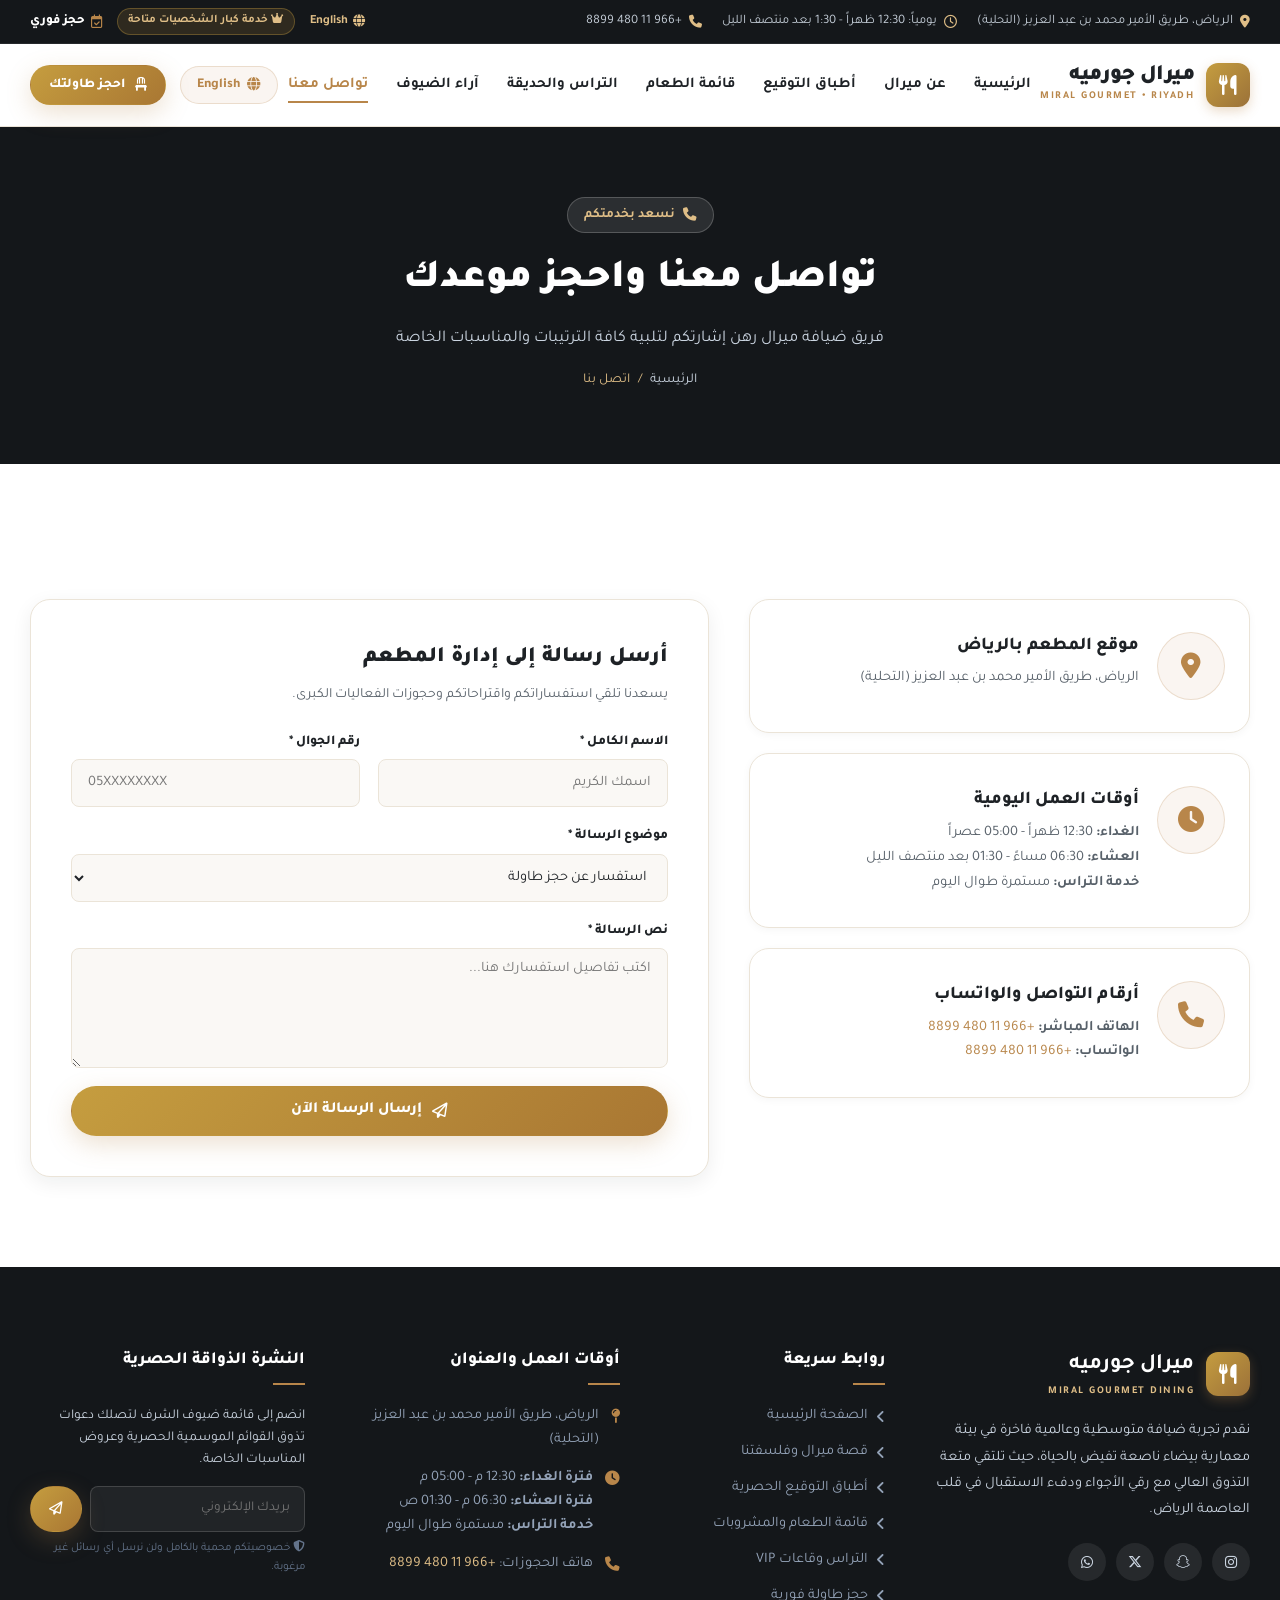
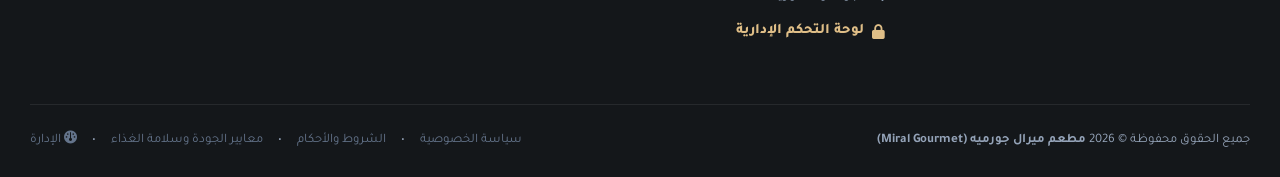
<file: contact.html>
<!DOCTYPE html>
<html lang="ar" dir="rtl">
<head>
  <meta charset="UTF-8">
  <meta name="viewport" content="width=device-width, initial-scale=1.0">
  <title>تواصل مع مطعم ميرال جورميه | موقع التحلية بالرياض وأوقات العمل</title>
  <meta name="description" content="تواصل مع فريق مطعم ميرال جورميه في شارع التحلية بالرياض. بيانات الاتصال، الهاتف، الواتساب، وأوقات العمل اليومية.">
  <link rel="stylesheet" href="https://cdnjs.cloudflare.com/ajax/libs/font-awesome/6.5.1/css/all.min.css">
  <link rel="stylesheet" href="css/style.css">
</head>
<body>

  
  <!-- Top Utility Bar -->
  <div class="top-bar">
    <div class="container top-bar-inner">
      <div class="top-info">
        <span class="top-info-item"><i class="fa-solid fa-location-dot"></i> <span class="sync-address">الرياض، طريق الأمير محمد بن عبد العزيز (التحلية)</span></span>
        <span class="top-info-item"><i class="fa-regular fa-clock"></i> <span class="sync-hours">يومياً: 12:30 ظهراً - 1:30 بعد منتصف الليل</span></span>
        <span class="top-info-item"><i class="fa-solid fa-phone"></i> <a href="tel:+966114808899" class="sync-phone">+966 11 480 8899</a></span>
      </div>
      <div class="top-actions">
        <a href="en/contact.html" class="top-lang-link"><i class="fa-solid fa-globe"></i> English</a>
        <span class="vip-badge"><i class="fa-solid fa-crown"></i> خدمة كبار الشخصيات متاحة</span>
        <a href="reservation.html" class="instant-book-link"><i class="fa-regular fa-calendar-check text-gold"></i> حجز فوري</a>
      </div>
    </div>
  </div>

  <!-- Main Navigation Header -->
  <header class="main-header">
    <div class="container nav-container">
      <a href="index.html" class="brand-logo">
        <div class="brand-icon"><i class="fa-solid fa-utensils"></i></div>
        <div class="brand-text">
          <h1>ميرال جورميه</h1>
          <span>MIRAL GOURMET • RIYADH</span>
        </div>
      </a>

      <nav class="nav-menu" id="navMenu">
        <a href="index.html" class="nav-link ">الرئيسية</a>
        <a href="about.html" class="nav-link ">عن ميرال</a>
        <a href="index.html#signatures" class="nav-link">أطباق التوقيع</a>
        <a href="menu.html" class="nav-link ">قائمة الطعام</a>
        <a href="index.html#terrace" class="nav-link">التراس والحديقة</a>
        <a href="index.html#reviews" class="nav-link">آراء الضيوف</a>
        <a href="contact.html" class="nav-link active">تواصل معنا</a>
      </nav>

      <div class="header-actions">
        <a href="en/contact.html" class="lang-switcher-btn" title="Switch to English"><i class="fa-solid fa-globe"></i> English</a>
        <a href="reservation.html" class="btn btn-primary btn-sm"><i class="fa-solid fa-chair"></i> احجز طاولتك</a>
        <button class="mobile-toggle" onclick="toggleMobileMenu()" aria-label="القائمة">
          <i class="fa-solid fa-bars"></i>
        </button>
      </div>
    </div>
  </header>


  <!-- Subpage Hero -->
  <section class="subpage-hero" style="background-image: url('https://images.unsplash.com/photo-1517248135467-4c7edcad34c4?auto=format&fit=crop&w=1920&q=85');">
    <div class="hero-overlay"></div>
    <div class="container subpage-hero-content">
      <span class="section-tag" style="background:rgba(255,255,255,0.1); border-color:rgba(255,255,255,0.2); color:#dfbe87;"><i class="fa-solid fa-phone"></i> نسعد بخدمتكم</span>
      <h1 class="subpage-title" id="contactPageTitle">تواصل معنا واحجز موعدك</h1>
      <p class="subpage-desc" id="contactPageSubtitle">فريق ضيافة ميرال رهن إشارتكم لتلبية كافة الترتيبات والمناسبات الخاصة</p>
      <div class="breadcrumb-nav">
        <a href="index.html" style="color:#cbd5e1;">الرئيسية</a>
        <span>/</span>
        <span>اتصل بنا</span>
      </div>
    </div>
  </section>

  <!-- Contact Details & Form -->
  <section style="padding:90px 0; background:#ffffff;">
    <div class="container">
      <div class="reservation-grid">
        <!-- Contact Information Cards -->
        <div style="display:flex; flex-direction:column; gap:20px;">
          <div class="pillar-card" style="text-align:right; display:flex; align-items:flex-start; gap:18px;">
            <div class="pillar-icon-box" style="margin:0; flex-shrink:0;"><i class="fa-solid fa-location-dot"></i></div>
            <div>
              <h3 style="font-size:18px; margin-bottom:6px;">موقع المطعم بالرياض</h3>
              <p class="sync-address" style="font-size:14.5px;">الرياض، حي السليمانية، طريق التحلية، مجمع ميرال للضيافة</p>
            </div>
          </div>

          <div class="pillar-card" style="text-align:right; display:flex; align-items:flex-start; gap:18px;">
            <div class="pillar-icon-box" style="margin:0; flex-shrink:0;"><i class="fa-solid fa-clock"></i></div>
            <div>
              <h3 style="font-size:18px; margin-bottom:6px;">أوقات العمل اليومية</h3>
              <p style="font-size:14.5px; line-height:1.7;">
                <strong>الغداء:</strong> 12:30 ظهراً - 05:00 عصراً<br>
                <strong>العشاء:</strong> 06:30 مساءً - 01:30 بعد منتصف الليل<br>
                <strong>خدمة التراس:</strong> مستمرة طوال اليوم
              </p>
            </div>
          </div>

          <div class="pillar-card" style="text-align:right; display:flex; align-items:flex-start; gap:18px;">
            <div class="pillar-icon-box" style="margin:0; flex-shrink:0;"><i class="fa-solid fa-phone"></i></div>
            <div>
              <h3 style="font-size:18px; margin-bottom:6px;">أرقام التواصل والواتساب</h3>
              <p style="font-size:14.5px;">
                <strong>الهاتف المباشر:</strong> <a href="tel:+966114808899" class="sync-phone text-gold">+966 11 480 8899</a><br>
                <strong>الواتساب:</strong> <a href="https://wa.me/966114808899" class="text-gold">+966 11 480 8899</a>
              </p>
            </div>
          </div>
        </div>

        <!-- Direct Contact Form -->
        <div class="booking-form-card">
          <h3 style="font-size:22px; font-weight:900; margin-bottom:8px; color:var(--text-main);">أرسل رسالة إلى إدارة المطعم</h3>
          <p style="font-size:14px; color:var(--text-secondary); margin-bottom:24px;">يسعدنا تلقي استفساراتكم واقتراحاتكم وحجوزات الفعاليات الكبرى.</p>
          <form onsubmit="event.preventDefault(); showToast('تم إرسال رسالتكم بنجاح وسيتواصل معكم فريق الإدارة قريباً!'); this.reset();">
            <div class="booking-form-grid">
              <div class="form-group">
                <label>الاسم الكامل *</label>
                <input type="text" class="form-control" placeholder="اسمك الكريم" required>
              </div>
              <div class="form-group">
                <label>رقم الجوال *</label>
                <input type="tel" class="form-control" placeholder="05XXXXXXXX" required>
              </div>
              <div class="form-group form-full">
                <label>موضوع الرسالة *</label>
                <select class="form-control" required>
                  <option selected>استفسار عن حجز طاولة</option>
                  <option>حجز مناسبة أو احتفال خاص</option>
                  <option>حجز كامل صالة المطعم</option>
                  <option>ملاحظات ومقترحات</option>
                </select>
              </div>
              <div class="form-group form-full">
                <label>نص الرسالة *</label>
                <textarea class="form-control" placeholder="اكتب تفاصيل استفسارك هنا..." style="height:120px;" required></textarea>
              </div>
              <div class="form-group form-full">
                <button type="submit" class="btn btn-primary" style="width:100%; height:50px;">
                  <i class="fa-regular fa-paper-plane"></i> إرسال الرسالة الآن
                </button>
              </div>
            </div>
          </form>
        </div>
      </div>
    </div>
  </section>

  
  <!-- Main Footer -->
  <footer class="main-footer">
    <div class="container">
      <div class="footer-grid">
        <!-- Col 1: About -->
        <div class="footer-col footer-about">
          <div class="brand-logo" style="margin-bottom:18px;">
            <div class="brand-icon"><i class="fa-solid fa-utensils"></i></div>
            <div class="brand-text">
              <h2 style="font-size:22px; color:#fff;">ميرال جورميه</h2>
              <span style="color:var(--primary-light);">MIRAL GOURMET DINING</span>
            </div>
          </div>
          <p>
            نقدم تجربة ضيافة متوسطية وعالمية فاخرة في بيئة معمارية بيضاء ناصعة تفيض بالحياة، حيث تلتقي متعة التذوق العالي مع رقي الأجواء ودفء الاستقبال في قلب العاصمة الرياض.
          </p>
          <div class="footer-social">
            <a href="#" class="social-icon-btn" aria-label="Instagram"><i class="fa-brands fa-instagram"></i></a>
            <a href="#" class="social-icon-btn" aria-label="Snapchat"><i class="fa-brands fa-snapchat"></i></a>
            <a href="#" class="social-icon-btn" aria-label="Twitter X"><i class="fa-brands fa-x-twitter"></i></a>
            <a href="https://wa.me/966114808899" class="social-icon-btn" aria-label="WhatsApp"><i class="fa-brands fa-whatsapp"></i></a>
          </div>
        </div>

        <!-- Col 2: Quick Links -->
        <div class="footer-col">
          <h4>روابط سريعة</h4>
          <div class="footer-links">
            <a href="index.html"><i class="fa-solid fa-angle-left"></i> الصفحة الرئيسية</a>
            <a href="about.html"><i class="fa-solid fa-angle-left"></i> قصة ميرال وفلسفتنا</a>
            <a href="index.html#signatures"><i class="fa-solid fa-angle-left"></i> أطباق التوقيع الحصرية</a>
            <a href="menu.html"><i class="fa-solid fa-angle-left"></i> قائمة الطعام والمشروبات</a>
            <a href="index.html#terrace"><i class="fa-solid fa-angle-left"></i> التراس وقاعات VIP</a>
            <a href="reservation.html"><i class="fa-solid fa-angle-left"></i> حجز طاولة فورية</a>
            <a href="admin/index.html" style="color:var(--primary-light); font-weight:800;"><i class="fa-solid fa-lock"></i> لوحة التحكم الإدارية</a>
          </div>
        </div>

        <!-- Col 3: Hours & Location -->
        <div class="footer-col">
          <h4>أوقات العمل والعنوان</h4>
          <div class="footer-contact-list">
            <div class="contact-row">
              <i class="fa-solid fa-map-pin"></i>
              <span class="sync-address">الرياض، حي السليمانية، طريق التحلية، مجمع ميرال للضيافة</span>
            </div>
            <div class="contact-row">
              <i class="fa-solid fa-clock"></i>
              <div>
                <strong>فترة الغداء:</strong> 12:30 م - 05:00 م<br>
                <strong>فترة العشاء:</strong> 06:30 م - 01:30 ص<br>
                <strong>خدمة التراس:</strong> مستمرة طوال اليوم
              </div>
            </div>
            <div class="contact-row">
              <i class="fa-solid fa-phone"></i>
              <span>هاتف الحجوزات: <a href="tel:+966114808899" class="sync-phone" style="color:#dfbe87;">+966 11 480 8899</a></span>
            </div>
          </div>
        </div>

        <!-- Col 4: Newsletter -->
        <div class="footer-col">
          <h4>النشرة الذواقة الحصرية</h4>
          <p style="font-size:13.5px; margin-bottom:14px; color:#cbd5e1;">
            انضم إلى قائمة ضيوف الشرف لتصلك دعوات تذوق القوائم الموسمية الحصرية وعروض المناسبات الخاصة.
          </p>
          <form class="newsletter-form" onsubmit="event.preventDefault(); showToast('تم الاشتراك بنجاح في النشرة الذواقة!'); this.reset();">
            <input type="email" class="newsletter-input" placeholder="بريدك الإلكتروني" required>
            <button type="submit" class="btn btn-primary btn-sm"><i class="fa-regular fa-paper-plane"></i></button>
          </form>
          <span style="font-size:11.5px; color:#64748b; margin-top:8px; display:block;">
            <i class="fa-solid fa-shield-halved"></i> خصوصيتكم محمية بالكامل ولن نرسل أي رسائل غير مرغوبة.
          </span>
        </div>
      </div>

      <!-- Bottom Bar -->
      <div class="footer-bottom">
        <div>
          جميع الحقوق محفوظة © 2026 <strong>مطعم ميرال جورميه (Miral Gourmet)</strong>
        </div>
        <div class="footer-bottom-links">
          <a href="#">سياسة الخصوصية</a>
          <span>•</span>
          <a href="#">الشروط والأحكام</a>
          <span>•</span>
          <a href="#">معايير الجودة وسلامة الغذاء</a>
          <span>•</span>
          <a href="admin/index.html" class="text-gold"><i class="fa-solid fa-gauge"></i> الإدارة</a>
        </div>
      </div>
    </div>
  </footer>

  <!-- Booking Confirmation Modal -->
  <div class="modal-backdrop" id="bookingConfirmationModal">
    <div class="modal-box">
      <div class="modal-icon"><i class="fa-solid fa-circle-check"></i></div>
      <h3 class="modal-title">تم استلام طلب الحجز بنجاح!</h3>
      <p class="modal-desc" id="modalBookingDesc">
        شكراً لاختياركم مطعم ميرال جورميه. تم تأكيد بيانات حجزكم بنجاح وسيتواصل معكم فريق الاستقبال لتجهيز طاولتكم بأرقى مستوى.
      </p>
      <button class="btn btn-primary" onclick="closeModal()" style="width:100%;">
        <i class="fa-solid fa-check"></i> حسناً، رائع
      </button>
    </div>
  </div>

  <script src="js/miral-sync.js"></script>
  <script src="js/main.js"></script>


</body>
</html>
</file>
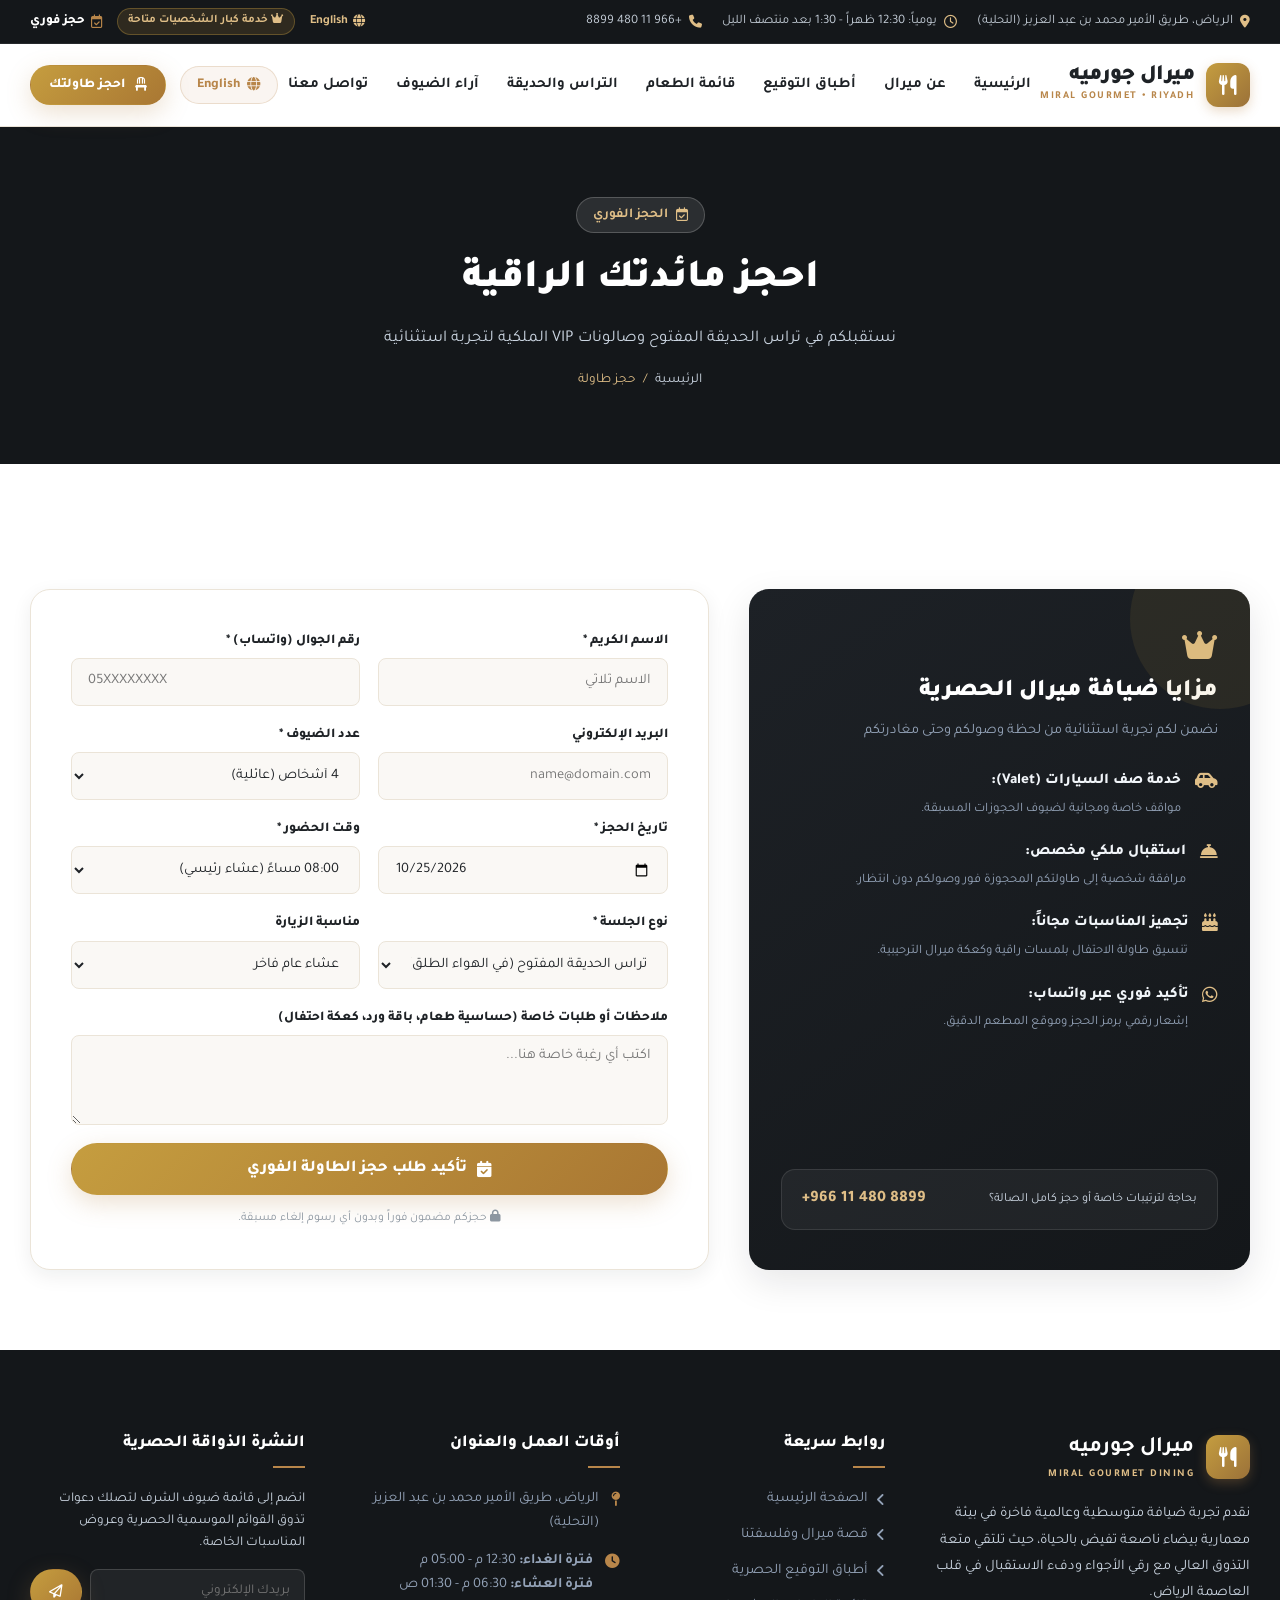
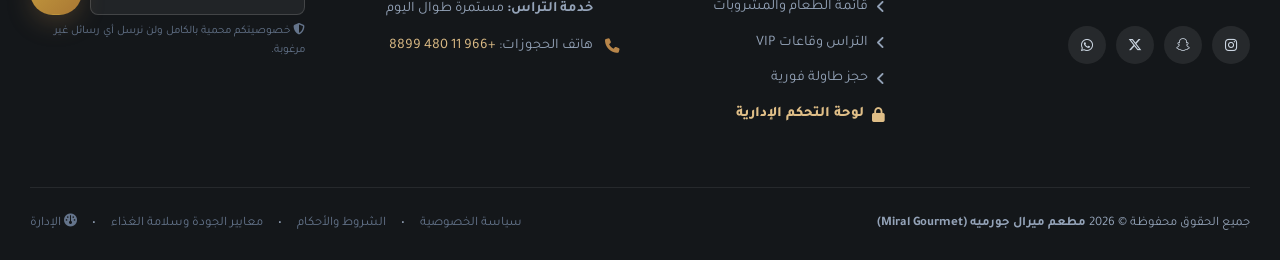
<file: reservation.html>
<!DOCTYPE html>
<html lang="ar" dir="rtl">
<head>
  <meta charset="UTF-8">
  <meta name="viewport" content="width=device-width, initial-scale=1.0">
  <title>حجز طاولة وصالون VIP | مطعم ميرال جورميه الرياض</title>
  <meta name="description" content="احجز طاولتك الآن في مطعم ميرال جورميه بالرياض. جلسات التراس المفتوح، صالونات VIP خاصة، وتجهيز مجاني للمناسبات وأعياد الميلاد.">
  <link rel="stylesheet" href="https://cdnjs.cloudflare.com/ajax/libs/font-awesome/6.5.1/css/all.min.css">
  <link rel="stylesheet" href="css/style.css">
</head>
<body>

  
  <!-- Top Utility Bar -->
  <div class="top-bar">
    <div class="container top-bar-inner">
      <div class="top-info">
        <span class="top-info-item"><i class="fa-solid fa-location-dot"></i> <span class="sync-address">الرياض، طريق الأمير محمد بن عبد العزيز (التحلية)</span></span>
        <span class="top-info-item"><i class="fa-regular fa-clock"></i> <span class="sync-hours">يومياً: 12:30 ظهراً - 1:30 بعد منتصف الليل</span></span>
        <span class="top-info-item"><i class="fa-solid fa-phone"></i> <a href="tel:+966114808899" class="sync-phone">+966 11 480 8899</a></span>
      </div>
      <div class="top-actions">
        <a href="en/reservation.html" class="top-lang-link"><i class="fa-solid fa-globe"></i> English</a>
        <span class="vip-badge"><i class="fa-solid fa-crown"></i> خدمة كبار الشخصيات متاحة</span>
        <a href="reservation.html" class="instant-book-link"><i class="fa-regular fa-calendar-check text-gold"></i> حجز فوري</a>
      </div>
    </div>
  </div>

  <!-- Main Navigation Header -->
  <header class="main-header">
    <div class="container nav-container">
      <a href="index.html" class="brand-logo">
        <div class="brand-icon"><i class="fa-solid fa-utensils"></i></div>
        <div class="brand-text">
          <h1>ميرال جورميه</h1>
          <span>MIRAL GOURMET • RIYADH</span>
        </div>
      </a>

      <nav class="nav-menu" id="navMenu">
        <a href="index.html" class="nav-link ">الرئيسية</a>
        <a href="about.html" class="nav-link ">عن ميرال</a>
        <a href="index.html#signatures" class="nav-link">أطباق التوقيع</a>
        <a href="menu.html" class="nav-link ">قائمة الطعام</a>
        <a href="index.html#terrace" class="nav-link">التراس والحديقة</a>
        <a href="index.html#reviews" class="nav-link">آراء الضيوف</a>
        <a href="contact.html" class="nav-link ">تواصل معنا</a>
      </nav>

      <div class="header-actions">
        <a href="en/reservation.html" class="lang-switcher-btn" title="Switch to English"><i class="fa-solid fa-globe"></i> English</a>
        <a href="reservation.html" class="btn btn-primary btn-sm"><i class="fa-solid fa-chair"></i> احجز طاولتك</a>
        <button class="mobile-toggle" onclick="toggleMobileMenu()" aria-label="القائمة">
          <i class="fa-solid fa-bars"></i>
        </button>
      </div>
    </div>
  </header>


  <!-- Subpage Hero -->
  <section class="subpage-hero" style="background-image: url('https://images.unsplash.com/photo-1517248135467-4c7edcad34c4?auto=format&fit=crop&w=1920&q=85');">
    <div class="hero-overlay"></div>
    <div class="container subpage-hero-content">
      <span class="section-tag" style="background:rgba(255,255,255,0.1); border-color:rgba(255,255,255,0.2); color:#dfbe87;"><i class="fa-regular fa-calendar-check"></i> الحجز الفوري</span>
      <h1 class="subpage-title" id="resPageTitle">احجز مائدتك الراقية</h1>
      <p class="subpage-desc" id="resPageSubtitle">نستقبلكم في تراس الحديقة المفتوح وصالونات VIP الملكية لتجربة استثنائية</p>
      <div class="breadcrumb-nav">
        <a href="index.html" style="color:#cbd5e1;">الرئيسية</a>
        <span>/</span>
        <span>حجز طاولة</span>
      </div>
    </div>
  </section>

  <!-- Reservation Section -->
  <section class="reservation-section" style="background:#ffffff; padding:80px 0;">
    <div class="container">
      <div class="reservation-grid">
        <!-- Left: Perks Card -->
        <div class="vip-perks-card">
          <div>
            <div class="vip-perks-header">
              <i class="fa-solid fa-crown" style="font-size:32px; color:var(--primary-light); margin-bottom:12px;"></i>
              <h3>مزايا ضيافة ميرال الحصرية</h3>
              <p>نضمن لكم تجربة استثنائية من لحظة وصولكم وحتى مغادرتكم</p>
            </div>
            <div class="vip-perks-list">
              <div class="vip-perk-item">
                <i class="fa-solid fa-car-side"></i>
                <div>
                  <strong>خدمة صف السيارات (Valet):</strong>
                  <span>مواقف خاصة ومجانية لضيوف الحجوزات المسبقة.</span>
                </div>
              </div>
              <div class="vip-perk-item">
                <i class="fa-solid fa-bell-concierge"></i>
                <div>
                  <strong>استقبال ملكي مخصص:</strong>
                  <span>مرافقة شخصية إلى طاولتكم المحجوزة فور وصولكم دون انتظار.</span>
                </div>
              </div>
              <div class="vip-perk-item">
                <i class="fa-solid fa-cake-candles"></i>
                <div>
                  <strong>تجهيز المناسبات مجاناً:</strong>
                  <span>تنسيق طاولة الاحتفال بلمسات راقية وكعكة ميرال الترحيبية.</span>
                </div>
              </div>
              <div class="vip-perk-item">
                <i class="fa-brands fa-whatsapp"></i>
                <div>
                  <strong>تأكيد فوري عبر واتساب:</strong>
                  <span>إشعار رقمي برمز الحجز وموقع المطعم الدقيق.</span>
                </div>
              </div>
            </div>
          </div>

          <div class="vip-call-box">
            <span>بحاجة لترتيبات خاصة أو حجز كامل الصالة؟</span>
            <a href="tel:+966114808899" class="sync-phone">+966 11 480 8899</a>
          </div>
        </div>

        <!-- Right: Booking Form -->
        <div class="booking-form-card">
          <form onsubmit="handleBookingSubmit(event)">
            <div class="booking-form-grid">
              <div class="form-group">
                <label>الاسم الكريم *</label>
                <input type="text" name="name" class="form-control" placeholder="الاسم ثلاثي" required>
              </div>
              <div class="form-group">
                <label>رقم الجوال (واتساب) *</label>
                <input type="tel" name="phone" class="form-control" placeholder="05XXXXXXXX" required>
              </div>
              <div class="form-group">
                <label>البريد الإلكتروني</label>
                <input type="email" name="email" class="form-control" placeholder="name@domain.com">
              </div>
              <div class="form-group">
                <label>عدد الضيوف *</label>
                <select name="guests" class="form-control" required>
                  <option value="شخصان (طاولة ثنائية)">شخصان (طاولة ثنائية)</option>
                  <option value="4 أشخاص (عائلية)" selected>4 أشخاص (عائلية)</option>
                  <option value="6 أشخاص">6 أشخاص</option>
                  <option value="8 أشخاص (مجموعة)">8 أشخاص (مجموعة)</option>
                  <option value="12 شخصاً فما فوق (صالون VIP)">12 شخصاً فما فوق (صالون VIP)</option>
                </select>
              </div>
              <div class="form-group">
                <label>تاريخ الحجز *</label>
                <input type="date" name="date" class="form-control" value="2026-10-25" required>
              </div>
              <div class="form-group">
                <label>وقت الحضور *</label>
                <select name="time" class="form-control" required>
                  <option>01:00 ظهراً (فترة الغداء)</option>
                  <option>03:30 عصراً</option>
                  <option selected>08:00 مساءً (عشاء رئيسي)</option>
                  <option>10:00 مساءً</option>
                  <option>11:30 ليلاً (سهرة ميرال)</option>
                </select>
              </div>
              <div class="form-group">
                <label>نوع الجلسة *</label>
                <select name="seating" class="form-control">
                  <option selected>تراس الحديقة المفتوح (في الهواء الطلق)</option>
                  <option>الصالة الرئيسية المضيئة</option>
                  <option>صالون VIP كبار الشخصيات</option>
                </select>
              </div>
              <div class="form-group">
                <label>مناسبة الزيارة</label>
                <select name="occasion" class="form-control">
                  <option selected>عشاء عام فاخر</option>
                  <option>عيد ميلاد / ذكرى زواج</option>
                  <option>عشاء عمل رسمي</option>
                  <option>احتفال تخرج أو ترقية</option>
                </select>
              </div>
              <div class="form-group form-full">
                <label>ملاحظات أو طلبات خاصة (حساسية طعام، باقة ورد، كعكة احتفال)</label>
                <textarea name="notes" id="bookingNotes" class="form-control" placeholder="اكتب أي رغبة خاصة هنا..."></textarea>
              </div>
              <div class="form-group form-full">
                <button type="submit" class="btn btn-primary" style="width:100%; height:52px; font-size:16.5px;">
                  <i class="fa-solid fa-calendar-check"></i> تأكيد طلب حجز الطاولة الفوري
                </button>
                <span style="font-size:12px; color:var(--text-muted); text-align:center; margin-top:8px; display:block;">
                  <i class="fa-solid fa-lock"></i> حجزكم مضمون فوراً وبدون أي رسوم إلغاء مسبقة.
                </span>
              </div>
            </div>
          </form>
        </div>
      </div>
    </div>
  </section>

  
  <!-- Main Footer -->
  <footer class="main-footer">
    <div class="container">
      <div class="footer-grid">
        <!-- Col 1: About -->
        <div class="footer-col footer-about">
          <div class="brand-logo" style="margin-bottom:18px;">
            <div class="brand-icon"><i class="fa-solid fa-utensils"></i></div>
            <div class="brand-text">
              <h2 style="font-size:22px; color:#fff;">ميرال جورميه</h2>
              <span style="color:var(--primary-light);">MIRAL GOURMET DINING</span>
            </div>
          </div>
          <p>
            نقدم تجربة ضيافة متوسطية وعالمية فاخرة في بيئة معمارية بيضاء ناصعة تفيض بالحياة، حيث تلتقي متعة التذوق العالي مع رقي الأجواء ودفء الاستقبال في قلب العاصمة الرياض.
          </p>
          <div class="footer-social">
            <a href="#" class="social-icon-btn" aria-label="Instagram"><i class="fa-brands fa-instagram"></i></a>
            <a href="#" class="social-icon-btn" aria-label="Snapchat"><i class="fa-brands fa-snapchat"></i></a>
            <a href="#" class="social-icon-btn" aria-label="Twitter X"><i class="fa-brands fa-x-twitter"></i></a>
            <a href="https://wa.me/966114808899" class="social-icon-btn" aria-label="WhatsApp"><i class="fa-brands fa-whatsapp"></i></a>
          </div>
        </div>

        <!-- Col 2: Quick Links -->
        <div class="footer-col">
          <h4>روابط سريعة</h4>
          <div class="footer-links">
            <a href="index.html"><i class="fa-solid fa-angle-left"></i> الصفحة الرئيسية</a>
            <a href="about.html"><i class="fa-solid fa-angle-left"></i> قصة ميرال وفلسفتنا</a>
            <a href="index.html#signatures"><i class="fa-solid fa-angle-left"></i> أطباق التوقيع الحصرية</a>
            <a href="menu.html"><i class="fa-solid fa-angle-left"></i> قائمة الطعام والمشروبات</a>
            <a href="index.html#terrace"><i class="fa-solid fa-angle-left"></i> التراس وقاعات VIP</a>
            <a href="reservation.html"><i class="fa-solid fa-angle-left"></i> حجز طاولة فورية</a>
            <a href="admin/index.html" style="color:var(--primary-light); font-weight:800;"><i class="fa-solid fa-lock"></i> لوحة التحكم الإدارية</a>
          </div>
        </div>

        <!-- Col 3: Hours & Location -->
        <div class="footer-col">
          <h4>أوقات العمل والعنوان</h4>
          <div class="footer-contact-list">
            <div class="contact-row">
              <i class="fa-solid fa-map-pin"></i>
              <span class="sync-address">الرياض، حي السليمانية، طريق التحلية، مجمع ميرال للضيافة</span>
            </div>
            <div class="contact-row">
              <i class="fa-solid fa-clock"></i>
              <div>
                <strong>فترة الغداء:</strong> 12:30 م - 05:00 م<br>
                <strong>فترة العشاء:</strong> 06:30 م - 01:30 ص<br>
                <strong>خدمة التراس:</strong> مستمرة طوال اليوم
              </div>
            </div>
            <div class="contact-row">
              <i class="fa-solid fa-phone"></i>
              <span>هاتف الحجوزات: <a href="tel:+966114808899" class="sync-phone" style="color:#dfbe87;">+966 11 480 8899</a></span>
            </div>
          </div>
        </div>

        <!-- Col 4: Newsletter -->
        <div class="footer-col">
          <h4>النشرة الذواقة الحصرية</h4>
          <p style="font-size:13.5px; margin-bottom:14px; color:#cbd5e1;">
            انضم إلى قائمة ضيوف الشرف لتصلك دعوات تذوق القوائم الموسمية الحصرية وعروض المناسبات الخاصة.
          </p>
          <form class="newsletter-form" onsubmit="event.preventDefault(); showToast('تم الاشتراك بنجاح في النشرة الذواقة!'); this.reset();">
            <input type="email" class="newsletter-input" placeholder="بريدك الإلكتروني" required>
            <button type="submit" class="btn btn-primary btn-sm"><i class="fa-regular fa-paper-plane"></i></button>
          </form>
          <span style="font-size:11.5px; color:#64748b; margin-top:8px; display:block;">
            <i class="fa-solid fa-shield-halved"></i> خصوصيتكم محمية بالكامل ولن نرسل أي رسائل غير مرغوبة.
          </span>
        </div>
      </div>

      <!-- Bottom Bar -->
      <div class="footer-bottom">
        <div>
          جميع الحقوق محفوظة © 2026 <strong>مطعم ميرال جورميه (Miral Gourmet)</strong>
        </div>
        <div class="footer-bottom-links">
          <a href="#">سياسة الخصوصية</a>
          <span>•</span>
          <a href="#">الشروط والأحكام</a>
          <span>•</span>
          <a href="#">معايير الجودة وسلامة الغذاء</a>
          <span>•</span>
          <a href="admin/index.html" class="text-gold"><i class="fa-solid fa-gauge"></i> الإدارة</a>
        </div>
      </div>
    </div>
  </footer>

  <!-- Booking Confirmation Modal -->
  <div class="modal-backdrop" id="bookingConfirmationModal">
    <div class="modal-box">
      <div class="modal-icon"><i class="fa-solid fa-circle-check"></i></div>
      <h3 class="modal-title">تم استلام طلب الحجز بنجاح!</h3>
      <p class="modal-desc" id="modalBookingDesc">
        شكراً لاختياركم مطعم ميرال جورميه. تم تأكيد بيانات حجزكم بنجاح وسيتواصل معكم فريق الاستقبال لتجهيز طاولتكم بأرقى مستوى.
      </p>
      <button class="btn btn-primary" onclick="closeModal()" style="width:100%;">
        <i class="fa-solid fa-check"></i> حسناً، رائع
      </button>
    </div>
  </div>

  <script src="js/miral-sync.js"></script>
  <script src="js/main.js"></script>


</body>
</html>
</file>
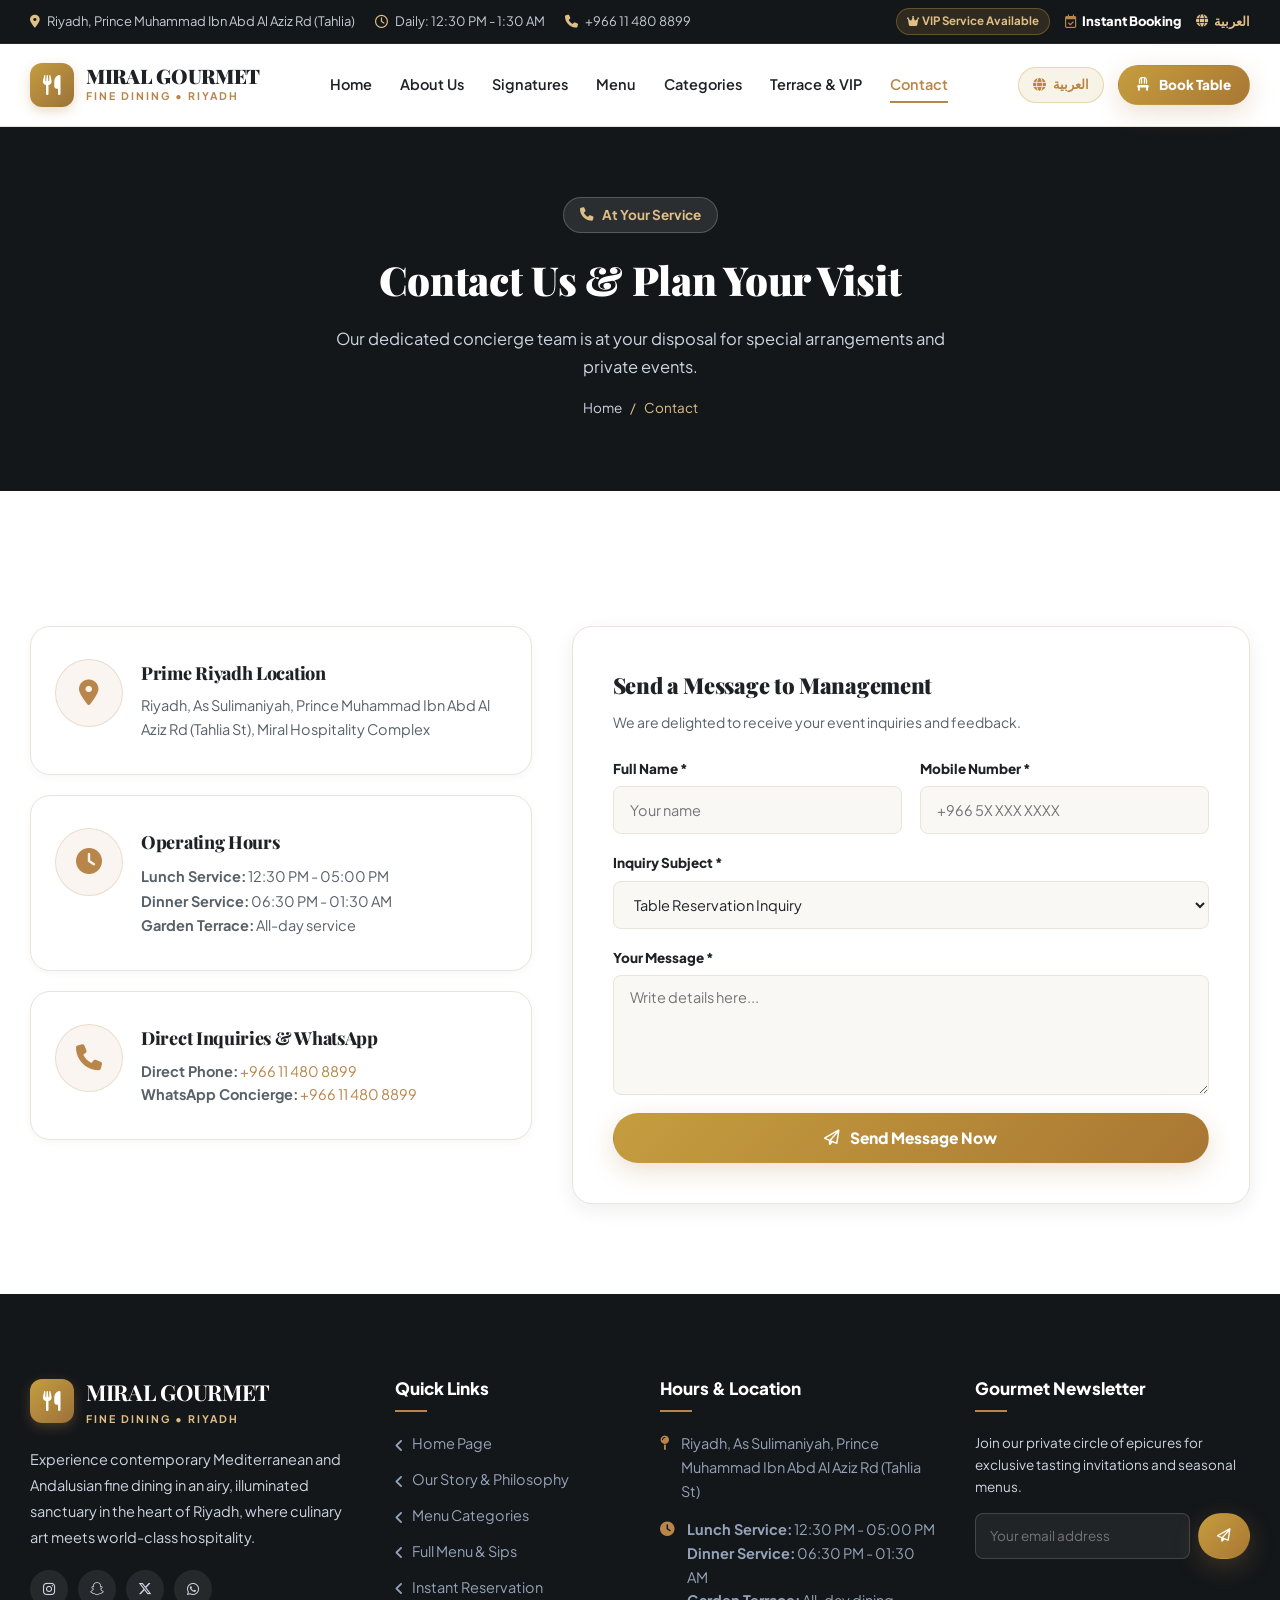
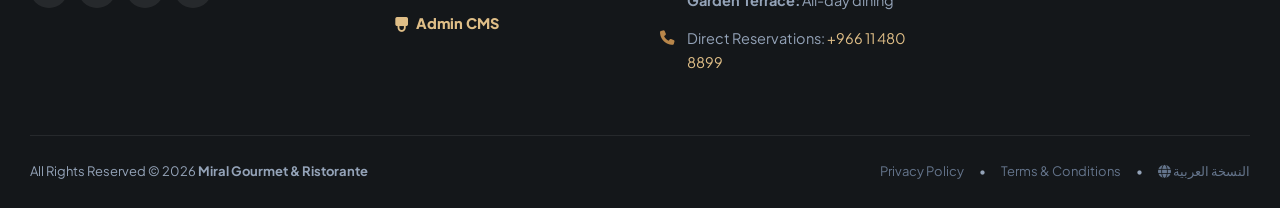
<file: en/contact.html>
<!DOCTYPE html>
<html lang="en" dir="ltr">
<head>
  <meta charset="UTF-8">
  <meta name="viewport" content="width=device-width, initial-scale=1.0">
  <title>Contact Us & Location | Miral Gourmet Riyadh</title>
  <link rel="stylesheet" href="https://cdnjs.cloudflare.com/ajax/libs/font-awesome/6.5.1/css/all.min.css">
  <link rel="stylesheet" href="../css/style.css">
  <link rel="stylesheet" href="../css/style-en.css">
</head>
<body class="en-page">

  
  <!-- Top Utility Bar -->
  <div class="top-bar">
    <div class="container top-bar-inner">
      <div class="top-info">
        <span class="top-info-item"><i class="fa-solid fa-location-dot"></i> <span>Riyadh, Prince Muhammad Ibn Abd Al Aziz Rd (Tahlia)</span></span>
        <span class="top-info-item"><i class="fa-regular fa-clock"></i> <span>Daily: 12:30 PM - 1:30 AM</span></span>
        <span class="top-info-item"><i class="fa-solid fa-phone"></i> <a href="tel:+966114808899" class="sync-phone">+966 11 480 8899</a></span>
      </div>
      <div class="top-actions">
        <span class="vip-badge"><i class="fa-solid fa-crown"></i> VIP Service Available</span>
        <a href="reservation.html" class="instant-book-link"><i class="fa-regular fa-calendar-check text-gold"></i> Instant Booking</a>
        <a href="../contact.html" class="top-lang-link"><i class="fa-solid fa-globe"></i> العربية</a>
      </div>
    </div>
  </div>

  <!-- Main Navigation Header -->
  <header class="main-header">
    <div class="container nav-container">
      <a href="index.html" class="brand-logo">
        <div class="brand-icon"><i class="fa-solid fa-utensils"></i></div>
        <div class="brand-text">
          <h1>MIRAL GOURMET</h1>
          <span>FINE DINING • RIYADH</span>
        </div>
      </a>

      <nav class="nav-menu" id="navMenu">
        <a href="index.html" class="nav-link ">Home</a>
        <a href="about.html" class="nav-link ">About Us</a>
        <a href="index.html#signatures" class="nav-link">Signatures</a>
        <a href="menu.html" class="nav-link ">Menu</a>
        <a href="category.html?cat=all" class="nav-link ">Categories</a>
        <a href="index.html#terrace" class="nav-link">Terrace & VIP</a>
        <a href="contact.html" class="nav-link active">Contact</a>
      </nav>

      <div class="header-actions">
        <a href="../contact.html" class="lang-switcher-btn" title="التحويل إلى اللغة العربية">
          <i class="fa-solid fa-globe"></i> العربية
        </a>
        <a href="reservation.html" class="btn btn-primary btn-sm"><i class="fa-solid fa-chair"></i> Book Table</a>
        <button class="mobile-toggle" onclick="toggleMobileMenu()" aria-label="Menu">
          <i class="fa-solid fa-bars"></i>
        </button>
      </div>
    </div>
  </header>


  <section class="subpage-hero" style="background-image: url('https://images.unsplash.com/photo-1517248135467-4c7edcad34c4?auto=format&fit=crop&w=1920&q=85');">
    <div class="hero-overlay"></div>
    <div class="container subpage-hero-content">
      <span class="section-tag" style="background:rgba(255,255,255,0.1); border-color:rgba(255,255,255,0.2); color:#dfbe87;">
        <i class="fa-solid fa-phone"></i> At Your Service
      </span>
      <h1 class="subpage-title">Contact Us & Plan Your Visit</h1>
      <p class="subpage-desc">Our dedicated concierge team is at your disposal for special arrangements and private events.</p>
      <div class="breadcrumb-nav">
        <a href="index.html" style="color:#cbd5e1;">Home</a>
        <span>/</span>
        <span>Contact</span>
      </div>
    </div>
  </section>

  <section style="padding:90px 0; background:#ffffff;">
    <div class="container">
      <div class="reservation-grid">
        <div style="display:flex; flex-direction:column; gap:20px;">
          <div class="pillar-card" style="text-align:left; display:flex; align-items:flex-start; gap:18px;">
            <div class="pillar-icon-box" style="margin:0; flex-shrink:0;"><i class="fa-solid fa-location-dot"></i></div>
            <div>
              <h3 style="font-size:18px; margin-bottom:6px;">Prime Riyadh Location</h3>
              <p style="font-size:14.5px;">Riyadh, As Sulimaniyah, Prince Muhammad Ibn Abd Al Aziz Rd (Tahlia St), Miral Hospitality Complex</p>
            </div>
          </div>

          <div class="pillar-card" style="text-align:left; display:flex; align-items:flex-start; gap:18px;">
            <div class="pillar-icon-box" style="margin:0; flex-shrink:0;"><i class="fa-solid fa-clock"></i></div>
            <div>
              <h3 style="font-size:18px; margin-bottom:6px;">Operating Hours</h3>
              <p style="font-size:14.5px; line-height:1.7;">
                <strong>Lunch Service:</strong> 12:30 PM - 05:00 PM<br>
                <strong>Dinner Service:</strong> 06:30 PM - 01:30 AM<br>
                <strong>Garden Terrace:</strong> All-day service
              </p>
            </div>
          </div>

          <div class="pillar-card" style="text-align:left; display:flex; align-items:flex-start; gap:18px;">
            <div class="pillar-icon-box" style="margin:0; flex-shrink:0;"><i class="fa-solid fa-phone"></i></div>
            <div>
              <h3 style="font-size:18px; margin-bottom:6px;">Direct Inquiries & WhatsApp</h3>
              <p style="font-size:14.5px;">
                <strong>Direct Phone:</strong> <a href="tel:+966114808899" class="sync-phone text-gold">+966 11 480 8899</a><br>
                <strong>WhatsApp Concierge:</strong> <a href="https://wa.me/966114808899" class="text-gold">+966 11 480 8899</a>
              </p>
            </div>
          </div>
        </div>

        <div class="booking-form-card">
          <h3 style="font-size:22px; font-weight:900; margin-bottom:8px; color:var(--text-main);">Send a Message to Management</h3>
          <p style="font-size:14px; color:var(--text-secondary); margin-bottom:24px;">We are delighted to receive your event inquiries and feedback.</p>
          <form onsubmit="event.preventDefault(); showToastEN('Your message has been sent successfully. Our team will contact you shortly!'); this.reset();">
            <div class="booking-form-grid">
              <div class="form-group">
                <label>Full Name *</label>
                <input type="text" class="form-control" placeholder="Your name" required>
              </div>
              <div class="form-group">
                <label>Mobile Number *</label>
                <input type="tel" class="form-control" placeholder="+966 5X XXX XXXX" required>
              </div>
              <div class="form-group form-full">
                <label>Inquiry Subject *</label>
                <select class="form-control" required>
                  <option selected>Table Reservation Inquiry</option>
                  <option>Private Event or Celebration</option>
                  <option>Full Restaurant Hall Buyout</option>
                  <option>Feedback & General Inquiry</option>
                </select>
              </div>
              <div class="form-group form-full">
                <label>Your Message *</label>
                <textarea class="form-control" placeholder="Write details here..." style="height:120px;" required></textarea>
              </div>
              <div class="form-group form-full">
                <button type="submit" class="btn btn-primary" style="width:100%; height:50px;">
                  <i class="fa-regular fa-paper-plane"></i> Send Message Now
                </button>
              </div>
            </div>
          </form>
        </div>
      </div>
    </div>
  </section>

  
  <!-- Main Footer -->
  <footer class="main-footer">
    <div class="container">
      <div class="footer-grid">
        <div class="footer-col footer-about">
          <div class="brand-logo" style="margin-bottom:18px;">
            <div class="brand-icon"><i class="fa-solid fa-utensils"></i></div>
            <div class="brand-text">
              <h2 style="font-size:22px; color:#fff;">MIRAL GOURMET</h2>
              <span style="color:var(--primary-light);">FINE DINING • RIYADH</span>
            </div>
          </div>
          <p>
            Experience contemporary Mediterranean and Andalusian fine dining in an airy, illuminated sanctuary in the heart of Riyadh, where culinary art meets world-class hospitality.
          </p>
          <div class="footer-social">
            <a href="#" class="social-icon-btn" aria-label="Instagram"><i class="fa-brands fa-instagram"></i></a>
            <a href="#" class="social-icon-btn" aria-label="Snapchat"><i class="fa-brands fa-snapchat"></i></a>
            <a href="#" class="social-icon-btn" aria-label="Twitter X"><i class="fa-brands fa-x-twitter"></i></a>
            <a href="https://wa.me/966114808899" class="social-icon-btn" aria-label="WhatsApp"><i class="fa-brands fa-whatsapp"></i></a>
          </div>
        </div>

        <div class="footer-col">
          <h4>Quick Links</h4>
          <div class="footer-links">
            <a href="index.html"><i class="fa-solid fa-angle-right"></i> Home Page</a>
            <a href="about.html"><i class="fa-solid fa-angle-right"></i> Our Story & Philosophy</a>
            <a href="category.html?cat=all"><i class="fa-solid fa-angle-right"></i> Menu Categories</a>
            <a href="menu.html"><i class="fa-solid fa-angle-right"></i> Full Menu & Sips</a>
            <a href="reservation.html"><i class="fa-solid fa-angle-right"></i> Instant Reservation</a>
            <a href="../admin/index.html" style="color:var(--primary-light); font-weight:800;"><i class="fa-solid fa-lock"></i> Admin CMS</a>
          </div>
        </div>

        <div class="footer-col">
          <h4>Hours & Location</h4>
          <div class="footer-contact-list">
            <div class="contact-row">
              <i class="fa-solid fa-map-pin"></i>
              <span>Riyadh, As Sulimaniyah, Prince Muhammad Ibn Abd Al Aziz Rd (Tahlia St)</span>
            </div>
            <div class="contact-row">
              <i class="fa-solid fa-clock"></i>
              <div>
                <strong>Lunch Service:</strong> 12:30 PM - 05:00 PM<br>
                <strong>Dinner Service:</strong> 06:30 PM - 01:30 AM<br>
                <strong>Garden Terrace:</strong> All-day dining
              </div>
            </div>
            <div class="contact-row">
              <i class="fa-solid fa-phone"></i>
              <span>Direct Reservations: <a href="tel:+966114808899" style="color:#dfbe87;">+966 11 480 8899</a></span>
            </div>
          </div>
        </div>

        <div class="footer-col">
          <h4>Gourmet Newsletter</h4>
          <p style="font-size:13.5px; margin-bottom:14px; color:#cbd5e1;">
            Join our private circle of epicures for exclusive tasting invitations and seasonal menus.
          </p>
          <form class="newsletter-form" onsubmit="event.preventDefault(); showToastEN('Thank you for subscribing to Miral Newsletter!'); this.reset();">
            <input type="email" class="newsletter-input" placeholder="Your email address" required>
            <button type="submit" class="btn btn-primary btn-sm"><i class="fa-regular fa-paper-plane"></i></button>
          </form>
        </div>
      </div>

      <div class="footer-bottom">
        <div>
          All Rights Reserved © 2026 <strong>Miral Gourmet & Ristorante</strong>
        </div>
        <div class="footer-bottom-links">
          <a href="#">Privacy Policy</a>
          <span>•</span>
          <a href="#">Terms & Conditions</a>
          <span>•</span>
          <a href="../contact.html" class="text-gold"><i class="fa-solid fa-globe"></i> النسخة العربية</a>
        </div>
      </div>
    </div>
  </footer>

  <!-- Booking Confirmation Modal -->
  <div class="modal-backdrop" id="bookingConfirmationModal">
    <div class="modal-box">
      <div class="modal-icon"><i class="fa-solid fa-circle-check"></i></div>
      <h3 class="modal-title">Table Reservation Received!</h3>
      <p class="modal-desc" id="modalBookingDesc">
        Thank you for choosing Miral Gourmet. Our concierge team is preparing your table with utmost care.
      </p>
      <button class="btn btn-primary" onclick="closeModalEN()" style="width:100%;">
        <i class="fa-solid fa-check"></i> Excellent, Thank You
      </button>
    </div>
  </div>

  <script src="../js/main.js"></script>
  <script src="../js/miral-sync-en.js"></script>


</body>
</html>
</file>
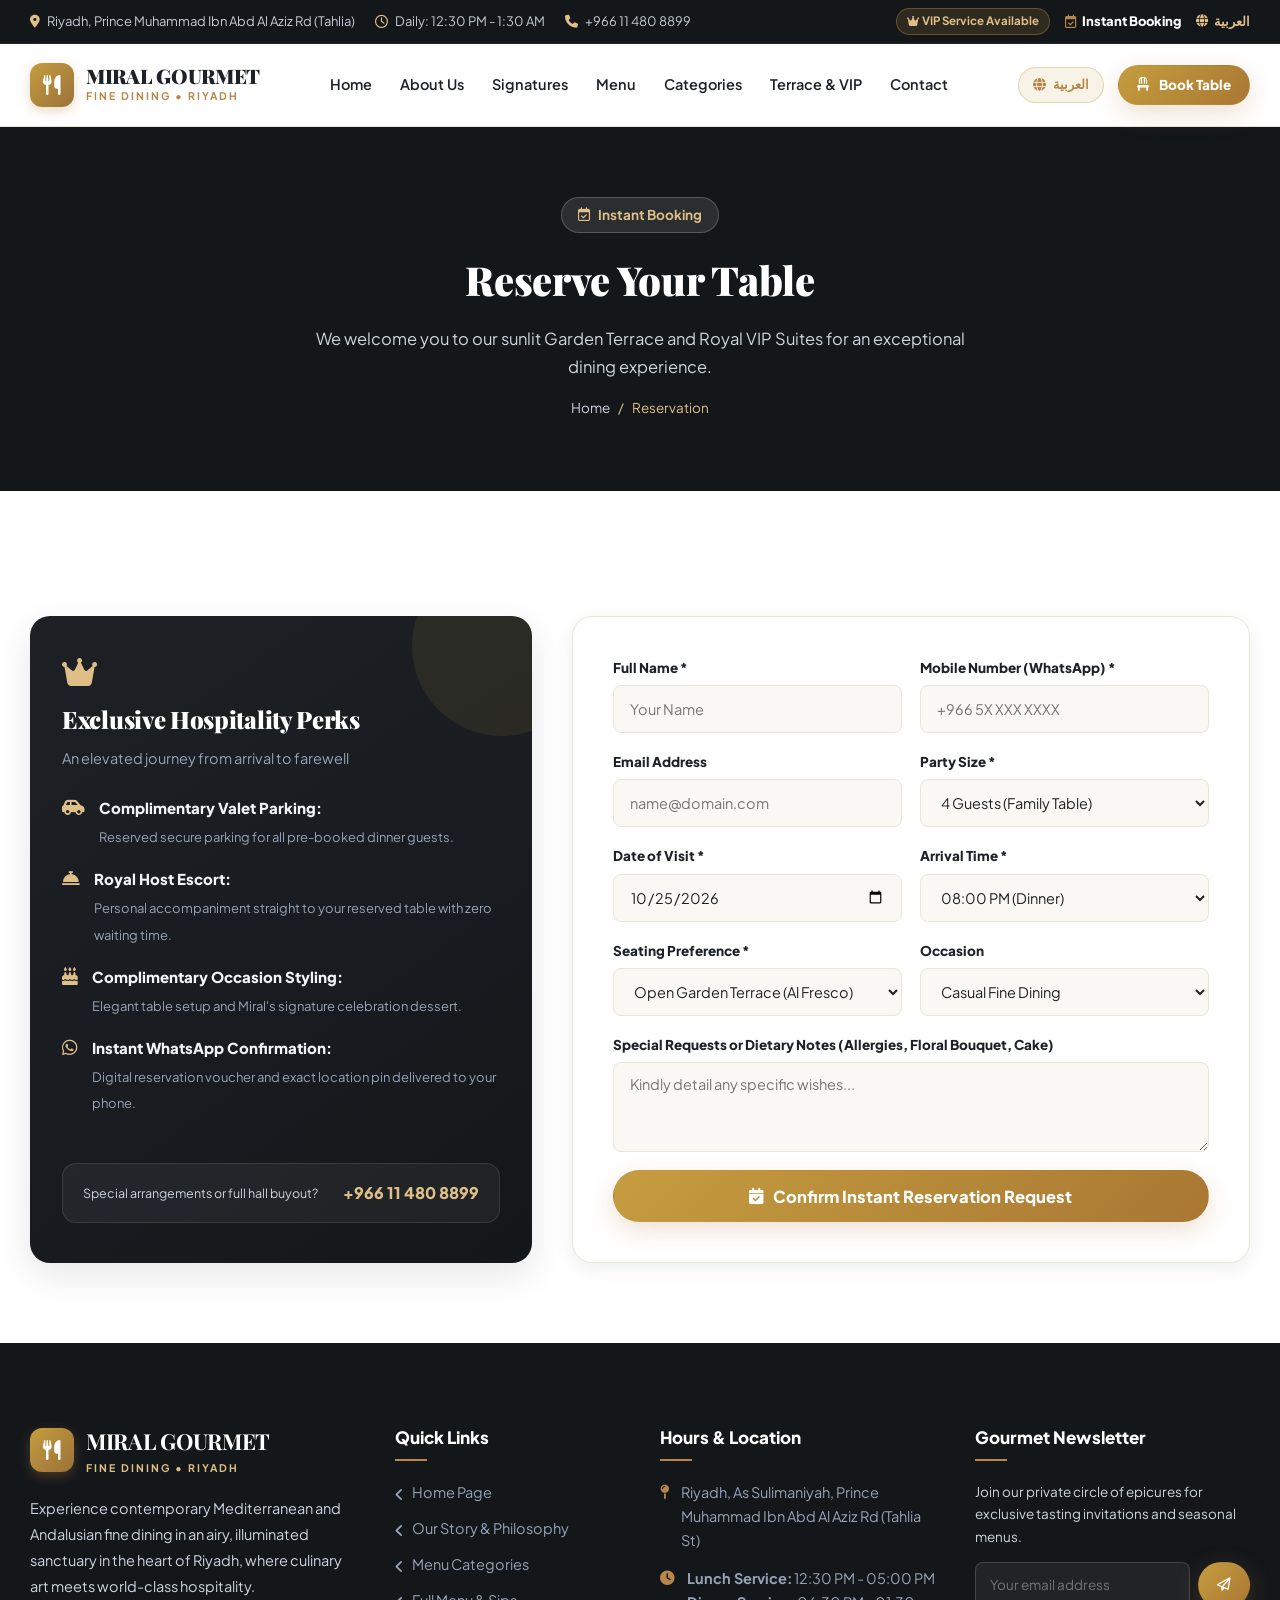
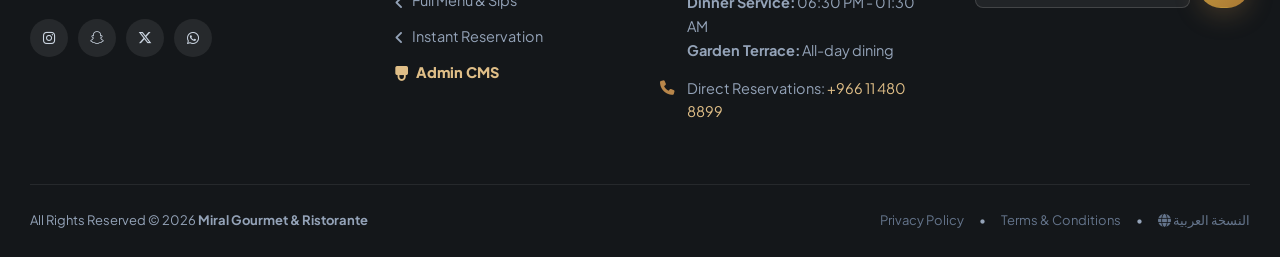
<file: en/reservation.html>
<!DOCTYPE html>
<html lang="en" dir="ltr">
<head>
  <meta charset="UTF-8">
  <meta name="viewport" content="width=device-width, initial-scale=1.0">
  <title>Reserve a Table | Miral Gourmet Riyadh</title>
  <link rel="stylesheet" href="https://cdnjs.cloudflare.com/ajax/libs/font-awesome/6.5.1/css/all.min.css">
  <link rel="stylesheet" href="../css/style.css">
  <link rel="stylesheet" href="../css/style-en.css">
</head>
<body class="en-page">

  
  <!-- Top Utility Bar -->
  <div class="top-bar">
    <div class="container top-bar-inner">
      <div class="top-info">
        <span class="top-info-item"><i class="fa-solid fa-location-dot"></i> <span>Riyadh, Prince Muhammad Ibn Abd Al Aziz Rd (Tahlia)</span></span>
        <span class="top-info-item"><i class="fa-regular fa-clock"></i> <span>Daily: 12:30 PM - 1:30 AM</span></span>
        <span class="top-info-item"><i class="fa-solid fa-phone"></i> <a href="tel:+966114808899" class="sync-phone">+966 11 480 8899</a></span>
      </div>
      <div class="top-actions">
        <span class="vip-badge"><i class="fa-solid fa-crown"></i> VIP Service Available</span>
        <a href="reservation.html" class="instant-book-link"><i class="fa-regular fa-calendar-check text-gold"></i> Instant Booking</a>
        <a href="../reservation.html" class="top-lang-link"><i class="fa-solid fa-globe"></i> العربية</a>
      </div>
    </div>
  </div>

  <!-- Main Navigation Header -->
  <header class="main-header">
    <div class="container nav-container">
      <a href="index.html" class="brand-logo">
        <div class="brand-icon"><i class="fa-solid fa-utensils"></i></div>
        <div class="brand-text">
          <h1>MIRAL GOURMET</h1>
          <span>FINE DINING • RIYADH</span>
        </div>
      </a>

      <nav class="nav-menu" id="navMenu">
        <a href="index.html" class="nav-link ">Home</a>
        <a href="about.html" class="nav-link ">About Us</a>
        <a href="index.html#signatures" class="nav-link">Signatures</a>
        <a href="menu.html" class="nav-link ">Menu</a>
        <a href="category.html?cat=all" class="nav-link ">Categories</a>
        <a href="index.html#terrace" class="nav-link">Terrace & VIP</a>
        <a href="contact.html" class="nav-link ">Contact</a>
      </nav>

      <div class="header-actions">
        <a href="../reservation.html" class="lang-switcher-btn" title="التحويل إلى اللغة العربية">
          <i class="fa-solid fa-globe"></i> العربية
        </a>
        <a href="reservation.html" class="btn btn-primary btn-sm"><i class="fa-solid fa-chair"></i> Book Table</a>
        <button class="mobile-toggle" onclick="toggleMobileMenu()" aria-label="Menu">
          <i class="fa-solid fa-bars"></i>
        </button>
      </div>
    </div>
  </header>


  <section class="subpage-hero" style="background-image: url('https://images.unsplash.com/photo-1517248135467-4c7edcad34c4?auto=format&fit=crop&w=1920&q=85');">
    <div class="hero-overlay"></div>
    <div class="container subpage-hero-content">
      <span class="section-tag" style="background:rgba(255,255,255,0.1); border-color:rgba(255,255,255,0.2); color:#dfbe87;">
        <i class="fa-regular fa-calendar-check"></i> Instant Booking
      </span>
      <h1 class="subpage-title">Reserve Your Table</h1>
      <p class="subpage-desc">We welcome you to our sunlit Garden Terrace and Royal VIP Suites for an exceptional dining experience.</p>
      <div class="breadcrumb-nav">
        <a href="index.html" style="color:#cbd5e1;">Home</a>
        <span>/</span>
        <span>Reservation</span>
      </div>
    </div>
  </section>

  <section class="reservation-section" style="background:#ffffff; padding:80px 0;">
    <div class="container">
      <div class="reservation-grid">
        <div class="vip-perks-card">
          <div>
            <div class="vip-perks-header">
              <i class="fa-solid fa-crown" style="font-size:32px; color:var(--primary-light); margin-bottom:12px;"></i>
              <h3>Exclusive Hospitality Perks</h3>
              <p>An elevated journey from arrival to farewell</p>
            </div>
            <div class="vip-perks-list">
              <div class="vip-perk-item">
                <i class="fa-solid fa-car-side"></i>
                <div>
                  <strong>Complimentary Valet Parking:</strong>
                  <span>Reserved secure parking for all pre-booked dinner guests.</span>
                </div>
              </div>
              <div class="vip-perk-item">
                <i class="fa-solid fa-bell-concierge"></i>
                <div>
                  <strong>Royal Host Escort:</strong>
                  <span>Personal accompaniment straight to your reserved table with zero waiting time.</span>
                </div>
              </div>
              <div class="vip-perk-item">
                <i class="fa-solid fa-cake-candles"></i>
                <div>
                  <strong>Complimentary Occasion Styling:</strong>
                  <span>Elegant table setup and Miral's signature celebration dessert.</span>
                </div>
              </div>
              <div class="vip-perk-item">
                <i class="fa-brands fa-whatsapp"></i>
                <div>
                  <strong>Instant WhatsApp Confirmation:</strong>
                  <span>Digital reservation voucher and exact location pin delivered to your phone.</span>
                </div>
              </div>
            </div>
          </div>

          <div class="vip-call-box">
            <span>Special arrangements or full hall buyout?</span>
            <a href="tel:+966114808899" class="sync-phone">+966 11 480 8899</a>
          </div>
        </div>

        <div class="booking-form-card">
          <form onsubmit="handleBookingSubmitEN(event)">
            <div class="booking-form-grid">
              <div class="form-group">
                <label>Full Name *</label>
                <input type="text" name="name" class="form-control" placeholder="Your Name" required>
              </div>
              <div class="form-group">
                <label>Mobile Number (WhatsApp) *</label>
                <input type="tel" name="phone" class="form-control" placeholder="+966 5X XXX XXXX" required>
              </div>
              <div class="form-group">
                <label>Email Address</label>
                <input type="email" name="email" class="form-control" placeholder="name@domain.com">
              </div>
              <div class="form-group">
                <label>Party Size *</label>
                <select name="guests" class="form-control" required>
                  <option>2 Guests (Intimate Table)</option>
                  <option selected>4 Guests (Family Table)</option>
                  <option>6 Guests</option>
                  <option>8 Guests (Group)</option>
                  <option>12+ Guests (Private VIP Salon)</option>
                </select>
              </div>
              <div class="form-group">
                <label>Date of Visit *</label>
                <input type="date" name="date" class="form-control" value="2026-10-25" required>
              </div>
              <div class="form-group">
                <label>Arrival Time *</label>
                <select name="time" class="form-control" required>
                  <option>01:00 PM (Lunch)</option>
                  <option>03:30 PM (Late Lunch)</option>
                  <option selected>08:00 PM (Dinner)</option>
                  <option>10:00 PM</option>
                  <option>11:30 PM (Late Dining)</option>
                </select>
              </div>
              <div class="form-group">
                <label>Seating Preference *</label>
                <select name="seating" class="form-control">
                  <option selected>Open Garden Terrace (Al Fresco)</option>
                  <option>Illuminated Main Hall</option>
                  <option>Private VIP Salon</option>
                </select>
              </div>
              <div class="form-group">
                <label>Occasion</label>
                <select name="occasion" class="form-control">
                  <option selected>Casual Fine Dining</option>
                  <option>Birthday / Anniversary</option>
                  <option>Corporate Business Dinner</option>
                  <option>Graduation / Promotion</option>
                </select>
              </div>
              <div class="form-group form-full">
                <label>Special Requests or Dietary Notes (Allergies, Floral Bouquet, Cake)</label>
                <textarea name="notes" id="bookingNotes" class="form-control" placeholder="Kindly detail any specific wishes..."></textarea>
              </div>
              <div class="form-group form-full">
                <button type="submit" class="btn btn-primary" style="width:100%; height:52px; font-size:16.5px;">
                  <i class="fa-solid fa-calendar-check"></i> Confirm Instant Reservation Request
                </button>
              </div>
            </div>
          </form>
        </div>
      </div>
    </div>
  </section>

  
  <!-- Main Footer -->
  <footer class="main-footer">
    <div class="container">
      <div class="footer-grid">
        <div class="footer-col footer-about">
          <div class="brand-logo" style="margin-bottom:18px;">
            <div class="brand-icon"><i class="fa-solid fa-utensils"></i></div>
            <div class="brand-text">
              <h2 style="font-size:22px; color:#fff;">MIRAL GOURMET</h2>
              <span style="color:var(--primary-light);">FINE DINING • RIYADH</span>
            </div>
          </div>
          <p>
            Experience contemporary Mediterranean and Andalusian fine dining in an airy, illuminated sanctuary in the heart of Riyadh, where culinary art meets world-class hospitality.
          </p>
          <div class="footer-social">
            <a href="#" class="social-icon-btn" aria-label="Instagram"><i class="fa-brands fa-instagram"></i></a>
            <a href="#" class="social-icon-btn" aria-label="Snapchat"><i class="fa-brands fa-snapchat"></i></a>
            <a href="#" class="social-icon-btn" aria-label="Twitter X"><i class="fa-brands fa-x-twitter"></i></a>
            <a href="https://wa.me/966114808899" class="social-icon-btn" aria-label="WhatsApp"><i class="fa-brands fa-whatsapp"></i></a>
          </div>
        </div>

        <div class="footer-col">
          <h4>Quick Links</h4>
          <div class="footer-links">
            <a href="index.html"><i class="fa-solid fa-angle-right"></i> Home Page</a>
            <a href="about.html"><i class="fa-solid fa-angle-right"></i> Our Story & Philosophy</a>
            <a href="category.html?cat=all"><i class="fa-solid fa-angle-right"></i> Menu Categories</a>
            <a href="menu.html"><i class="fa-solid fa-angle-right"></i> Full Menu & Sips</a>
            <a href="reservation.html"><i class="fa-solid fa-angle-right"></i> Instant Reservation</a>
            <a href="../admin/index.html" style="color:var(--primary-light); font-weight:800;"><i class="fa-solid fa-lock"></i> Admin CMS</a>
          </div>
        </div>

        <div class="footer-col">
          <h4>Hours & Location</h4>
          <div class="footer-contact-list">
            <div class="contact-row">
              <i class="fa-solid fa-map-pin"></i>
              <span>Riyadh, As Sulimaniyah, Prince Muhammad Ibn Abd Al Aziz Rd (Tahlia St)</span>
            </div>
            <div class="contact-row">
              <i class="fa-solid fa-clock"></i>
              <div>
                <strong>Lunch Service:</strong> 12:30 PM - 05:00 PM<br>
                <strong>Dinner Service:</strong> 06:30 PM - 01:30 AM<br>
                <strong>Garden Terrace:</strong> All-day dining
              </div>
            </div>
            <div class="contact-row">
              <i class="fa-solid fa-phone"></i>
              <span>Direct Reservations: <a href="tel:+966114808899" style="color:#dfbe87;">+966 11 480 8899</a></span>
            </div>
          </div>
        </div>

        <div class="footer-col">
          <h4>Gourmet Newsletter</h4>
          <p style="font-size:13.5px; margin-bottom:14px; color:#cbd5e1;">
            Join our private circle of epicures for exclusive tasting invitations and seasonal menus.
          </p>
          <form class="newsletter-form" onsubmit="event.preventDefault(); showToastEN('Thank you for subscribing to Miral Newsletter!'); this.reset();">
            <input type="email" class="newsletter-input" placeholder="Your email address" required>
            <button type="submit" class="btn btn-primary btn-sm"><i class="fa-regular fa-paper-plane"></i></button>
          </form>
        </div>
      </div>

      <div class="footer-bottom">
        <div>
          All Rights Reserved © 2026 <strong>Miral Gourmet & Ristorante</strong>
        </div>
        <div class="footer-bottom-links">
          <a href="#">Privacy Policy</a>
          <span>•</span>
          <a href="#">Terms & Conditions</a>
          <span>•</span>
          <a href="../reservation.html" class="text-gold"><i class="fa-solid fa-globe"></i> النسخة العربية</a>
        </div>
      </div>
    </div>
  </footer>

  <!-- Booking Confirmation Modal -->
  <div class="modal-backdrop" id="bookingConfirmationModal">
    <div class="modal-box">
      <div class="modal-icon"><i class="fa-solid fa-circle-check"></i></div>
      <h3 class="modal-title">Table Reservation Received!</h3>
      <p class="modal-desc" id="modalBookingDesc">
        Thank you for choosing Miral Gourmet. Our concierge team is preparing your table with utmost care.
      </p>
      <button class="btn btn-primary" onclick="closeModalEN()" style="width:100%;">
        <i class="fa-solid fa-check"></i> Excellent, Thank You
      </button>
    </div>
  </div>

  <script src="../js/main.js"></script>
  <script src="../js/miral-sync-en.js"></script>


</body>
</html>
</file>
<file: css/style.css>
/* ==========================================================================
   MIRAL GOURMET & RISTORANTE (ميرال جورميه)
   Luxury Mediterranean & Andalusian Dining Experience
   Theme: Warm Ivory Cream & Refined Gold Amber
   ========================================================================== */

@import url('https://fonts.googleapis.com/css2?family=Cairo:wght@400;600;700;800;900&family=Tajawal:wght@300;400;500;700;800;900&display=swap');

:root {
  --primary: #b8864a;
  --primary-hover: #9e6f36;
  --primary-dark: #7a5426;
  --primary-light: #dfbe87;
  --primary-subtle: rgba(184, 134, 74, 0.08);
  --primary-border: rgba(184, 134, 74, 0.22);
  
  --dark: #14171a;
  --dark-surface: #1e2227;
  --dark-card: #252a30;
  
  --bg-main: #faf8f5;
  --bg-subtle: #f5f0e6;
  --card-bg: #ffffff;
  
  --text-main: #1e2226;
  --text-secondary: #58616a;
  --text-muted: #8c96a0;
  --text-light: #f8fafc;
  
  --border-light: #ebe4d8;
  --border-card: #e5ded1;
  
  --shadow-sm: 0 2px 8px rgba(20, 23, 26, 0.04);
  --shadow-md: 0 6px 20px rgba(20, 23, 26, 0.07);
  --shadow-lg: 0 12px 36px rgba(20, 23, 26, 0.1);
  --shadow-gold: 0 8px 24px rgba(184, 134, 74, 0.25);
  
  --radius-sm: 8px;
  --radius-md: 14px;
  --radius-lg: 20px;
  --radius-pill: 9999px;
  
  --transition: all 0.3s cubic-bezier(0.16, 1, 0.3, 1);
}

/* Reset & Box Sizing */
*, *::before, *::after {
  box-sizing: border-box;
  margin: 0;
  padding: 0;
}

html {
  font-family: 'Tajawal', 'Cairo', sans-serif;
  direction: rtl;
  scroll-behavior: smooth;
  font-size: 16px;
  color: var(--text-main);
  background-color: var(--bg-main);
}

body {
  overflow-x: hidden;
  line-height: 1.65;
  -webkit-font-smoothing: antialiased;
}

a {
  text-decoration: none;
  color: inherit;
  transition: var(--transition);
}

ul {
  list-style: none;
}

img {
  max-width: 100%;
  height: auto;
  display: block;
}

button, input, select, textarea {
  font-family: inherit;
  font-size: inherit;
}

/* Container */
.container {
  width: 100%;
  max-width: 1260px;
  margin-left: auto;
  margin-right: auto;
  padding-left: 20px;
  padding-right: 20px;
}

/* Typography & Utilities */
.text-gold { color: var(--primary); }
.text-muted { color: var(--text-muted); }
.text-center { text-align: center; }
.fw-bold { font-weight: 700; }
.fw-black { font-weight: 900; }

.section-tag {
  display: inline-flex;
  align-items: center;
  gap: 8px;
  padding: 6px 16px;
  border-radius: var(--radius-pill);
  background: var(--primary-subtle);
  border: 1px solid var(--primary-border);
  color: var(--primary);
  font-size: 13.5px;
  font-weight: 700;
  margin-bottom: 14px;
}

.section-title {
  font-size: 36px;
  font-weight: 900;
  color: var(--text-main);
  line-height: 1.3;
  margin-bottom: 12px;
}

.section-desc {
  font-size: 16.5px;
  color: var(--text-secondary);
  max-width: 680px;
  margin-left: auto;
  margin-right: auto;
  line-height: 1.7;
}

/* Buttons */
.btn {
  display: inline-flex;
  align-items: center;
  justify-content: center;
  gap: 10px;
  padding: 13px 28px;
  font-weight: 800;
  font-size: 15.5px;
  border-radius: var(--radius-pill);
  cursor: pointer;
  transition: var(--transition);
  border: 1px solid transparent;
}

.btn-primary {
  background: linear-gradient(135deg, #c59d3f, #a97733);
  color: #fff;
  box-shadow: var(--shadow-gold);
}

.btn-primary:hover {
  background: linear-gradient(135deg, #d3ab4d, #b8864a);
  transform: translateY(-2px);
  box-shadow: 0 10px 28px rgba(184, 134, 74, 0.35);
  color: #fff;
}

.btn-outline {
  background: transparent;
  border-color: var(--primary);
  color: var(--primary);
}

.btn-outline:hover {
  background: var(--primary);
  color: #fff;
  transform: translateY(-2px);
}

.btn-white {
  background: #ffffff;
  color: var(--text-main);
  border-color: #ffffff;
  box-shadow: var(--shadow-md);
}

.btn-white:hover {
  background: var(--bg-subtle);
  color: var(--primary-hover);
  transform: translateY(-2px);
}

.btn-sm {
  padding: 8px 18px;
  font-size: 13.5px;
}

/* ==========================================================================
   TOP BAR
   ========================================================================== */
.top-bar {
  background: var(--dark);
  color: #c2cbd5;
  font-size: 13px;
  border-bottom: 1px solid rgba(255, 255, 255, 0.08);
  padding: 8px 0;
}

.top-bar-inner {
  display: flex;
  align-items: center;
  justify-content: space-between;
  flex-wrap: wrap;
  gap: 12px;
}

.top-info {
  display: flex;
  align-items: center;
  gap: 20px;
  flex-wrap: wrap;
}

.top-info-item {
  display: inline-flex;
  align-items: center;
  gap: 7px;
}

.top-info-item i {
  color: var(--primary-light);
  font-size: 13px;
}

.top-actions {
  display: flex;
  align-items: center;
  gap: 15px;
}

.vip-badge {
  background: rgba(197, 157, 63, 0.15);
  border: 1px solid rgba(197, 157, 63, 0.35);
  color: #dfbe87;
  font-size: 11.5px;
  font-weight: 700;
  padding: 3px 10px;
  border-radius: var(--radius-pill);
}

.instant-book-link {
  color: #ffffff;
  font-weight: 800;
  display: inline-flex;
  align-items: center;
  gap: 6px;
  transition: var(--transition);
}

.instant-book-link:hover {
  color: var(--primary-light);
}

/* ==========================================================================
   MAIN NAVBAR
   ========================================================================== */
.main-header {
  position: sticky;
  top: 0;
  z-index: 999;
  background: rgba(255, 255, 255, 0.94);
  backdrop-filter: blur(14px);
  -webkit-backdrop-filter: blur(14px);
  border-bottom: 1px solid var(--border-light);
  transition: var(--transition);
}

.header-scrolled {
  box-shadow: 0 4px 20px rgba(0, 0, 0, 0.06);
}

.nav-container {
  display: flex;
  align-items: center;
  justify-content: space-between;
  height: 82px;
}

.brand-logo {
  display: flex;
  align-items: center;
  gap: 12px;
}

.brand-icon {
  width: 44px;
  height: 44px;
  background: linear-gradient(135deg, #c59d3f, #9b7139);
  border-radius: 12px;
  display: flex;
  align-items: center;
  justify-content: center;
  color: #fff;
  font-size: 20px;
  box-shadow: 0 4px 12px rgba(184, 134, 74, 0.3);
}

.brand-text h1 {
  font-size: 22px;
  font-weight: 900;
  color: var(--text-main);
  line-height: 1.1;
  letter-spacing: -0.5px;
}

.brand-text span {
  font-size: 10.5px;
  font-weight: 700;
  color: var(--primary);
  letter-spacing: 1.5px;
  display: block;
}

.nav-menu {
  display: flex;
  align-items: center;
  gap: 28px;
}

.nav-link {
  font-size: 15px;
  font-weight: 700;
  color: var(--text-main);
  position: relative;
  padding: 6px 0;
}

.nav-link::after {
  content: '';
  position: absolute;
  bottom: 0;
  right: 0;
  width: 0;
  height: 2px;
  background: var(--primary);
  transition: var(--transition);
}

.nav-link:hover, .nav-link.active {
  color: var(--primary);
}

.nav-link:hover::after, .nav-link.active::after {
  width: 100%;
}

.header-actions {
  display: flex;
  align-items: center;
  gap: 14px;
}

.mobile-toggle {
  display: none;
  background: none;
  border: none;
  font-size: 24px;
  color: var(--text-main);
  cursor: pointer;
}

/* ==========================================================================
   HERO SECTION
   ========================================================================== */
.hero-section {
  position: relative;
  min-height: 650px;
  display: flex;
  align-items: center;
  background-color: var(--dark);
  background-size: cover;
  background-position: center;
  overflow: hidden;
  padding: 90px 0 110px;
}

.hero-overlay {
  position: absolute;
  inset: 0;
  background: linear-gradient(180deg, rgba(18, 20, 23, 0.82) 0%, rgba(18, 20, 23, 0.88) 100%);
}

.hero-content {
  position: relative;
  z-index: 2;
  text-align: center;
  max-width: 880px;
  margin: 0 auto;
}

.hero-badge {
  display: inline-flex;
  align-items: center;
  gap: 8px;
  padding: 8px 22px;
  border-radius: var(--radius-pill);
  background: rgba(197, 157, 63, 0.18);
  border: 1px solid rgba(197, 157, 63, 0.35);
  color: #dfbe87;
  font-size: 14px;
  font-weight: 800;
  margin-bottom: 24px;
}

.hero-title {
  font-size: 48px;
  font-weight: 900;
  color: #ffffff;
  line-height: 1.25;
  margin-bottom: 20px;
  text-shadow: 0 2px 10px rgba(0, 0, 0, 0.4);
}

.hero-desc {
  font-size: 18.5px;
  color: #cbd5e1;
  line-height: 1.8;
  max-width: 760px;
  margin: 0 auto 34px;
}

.hero-btns {
  display: flex;
  align-items: center;
  justify-content: center;
  gap: 16px;
  flex-wrap: wrap;
  margin-bottom: 50px;
}

/* Hero Thumbs / Indicators */
.hero-indicators {
  display: grid;
  grid-template-columns: repeat(3, 1fr);
  gap: 18px;
  max-width: 780px;
  margin: 0 auto;
}

.indicator-card {
  background: rgba(255, 255, 255, 0.07);
  backdrop-filter: blur(8px);
  -webkit-backdrop-filter: blur(8px);
  border: 1px solid rgba(255, 255, 255, 0.12);
  border-radius: var(--radius-md);
  padding: 14px 18px;
  text-align: right;
  display: flex;
  align-items: center;
  gap: 12px;
  transition: var(--transition);
  cursor: pointer;
}

.indicator-card:hover, .indicator-card.active {
  background: rgba(197, 157, 63, 0.18);
  border-color: rgba(197, 157, 63, 0.4);
  transform: translateY(-2px);
}

.indicator-num {
  font-size: 22px;
  font-weight: 900;
  color: #dfbe87;
  opacity: 0.8;
}

.indicator-text strong {
  display: block;
  font-size: 14px;
  color: #fff;
  margin-bottom: 2px;
}

.indicator-text span {
  font-size: 11.5px;
  color: #94a3b8;
}

/* ==========================================================================
   QUICK BOOKING BAR
   ========================================================================== */
.quick-booking-bar {
  position: relative;
  z-index: 10;
  margin-top: -55px;
  margin-bottom: 70px;
}

.booking-bar-card {
  background: #ffffff;
  border-radius: var(--radius-lg);
  box-shadow: 0 16px 40px rgba(20, 23, 26, 0.08);
  border: 1px solid var(--border-light);
  padding: 24px 30px;
}

.booking-bar-form {
  display: grid;
  grid-template-columns: repeat(4, 1fr) auto;
  gap: 16px;
  align-items: flex-end;
}

.form-group-bar {
  display: flex;
  flex-direction: column;
  gap: 6px;
}

.form-group-bar label {
  font-size: 12.5px;
  font-weight: 800;
  color: var(--text-secondary);
  display: flex;
  align-items: center;
  gap: 6px;
}

.form-group-bar label i {
  color: var(--primary);
}

.form-control-bar {
  width: 100%;
  height: 48px;
  background: var(--bg-main);
  border: 1px solid var(--border-light);
  border-radius: var(--radius-sm);
  padding: 0 14px;
  font-size: 14px;
  font-weight: 600;
  color: var(--text-main);
  outline: none;
  transition: var(--transition);
}

.form-control-bar:focus {
  border-color: var(--primary);
  background: #fff;
  box-shadow: 0 0 0 3px rgba(184, 134, 74, 0.15);
}

/* ==========================================================================
   4 CORE PILLARS
   ========================================================================== */
.pillars-section {
  padding: 20px 0 80px;
}

.pillars-grid {
  display: grid;
  grid-template-columns: repeat(4, 1fr);
  gap: 24px;
}

.pillar-card {
  background: var(--card-bg);
  border: 1px solid var(--border-light);
  border-radius: var(--radius-lg);
  padding: 32px 24px;
  text-align: center;
  transition: var(--transition);
  box-shadow: var(--shadow-sm);
  position: relative;
  overflow: hidden;
}

.pillar-card::before {
  content: '';
  position: absolute;
  top: 0;
  left: 0;
  right: 0;
  height: 3px;
  background: linear-gradient(90deg, #c59d3f, #a97733);
  opacity: 0;
  transition: var(--transition);
}

.pillar-card:hover {
  transform: translateY(-6px);
  box-shadow: var(--shadow-lg);
  border-color: var(--primary-border);
}

.pillar-card:hover::before {
  opacity: 1;
}

.pillar-icon-box {
  width: 68px;
  height: 68px;
  margin: 0 auto 20px;
  border-radius: 50%;
  background: var(--primary-subtle);
  border: 1px solid var(--primary-border);
  display: flex;
  align-items: center;
  justify-content: center;
  font-size: 26px;
  color: var(--primary);
  transition: var(--transition);
}

.pillar-card:hover .pillar-icon-box {
  background: var(--primary);
  color: #ffffff;
  transform: scale(1.08);
}

.pillar-card h3 {
  font-size: 19px;
  font-weight: 800;
  color: var(--text-main);
  margin-bottom: 10px;
}

.pillar-card p {
  font-size: 14.5px;
  color: var(--text-secondary);
  line-height: 1.65;
}

/* ==========================================================================
   STORY / ABOUT SECTION
   ========================================================================== */
.story-section {
  padding: 90px 0;
  background: var(--bg-subtle);
  position: relative;
}

.story-grid {
  display: grid;
  grid-template-columns: 1fr 1.1fr;
  gap: 60px;
  align-items: center;
}

.story-images {
  position: relative;
}

.story-img-main {
  width: 100%;
  height: 480px;
  object-fit: cover;
  border-radius: var(--radius-lg);
  box-shadow: var(--shadow-lg);
}

.story-img-badge {
  position: absolute;
  bottom: -25px;
  left: -20px;
  background: #ffffff;
  padding: 20px 24px;
  border-radius: var(--radius-md);
  box-shadow: var(--shadow-lg);
  border: 1px solid var(--border-light);
  display: flex;
  align-items: center;
  gap: 15px;
}

.story-img-badge .badge-icon {
  width: 48px;
  height: 48px;
  border-radius: 50%;
  background: var(--primary-subtle);
  color: var(--primary);
  display: flex;
  align-items: center;
  justify-content: center;
  font-size: 22px;
}

.story-img-badge .badge-text strong {
  display: block;
  font-size: 20px;
  font-weight: 900;
  color: var(--primary);
}

.story-img-badge .badge-text span {
  font-size: 12.5px;
  color: var(--text-secondary);
}

.story-content h2 {
  font-size: 38px;
  font-weight: 900;
  color: var(--text-main);
  line-height: 1.3;
  margin-bottom: 20px;
}

.story-text {
  font-size: 16px;
  color: var(--text-secondary);
  line-height: 1.8;
  margin-bottom: 24px;
}

.story-quote-card {
  background: #ffffff;
  border-right: 4px solid var(--primary);
  padding: 20px 24px;
  border-radius: 0 var(--radius-md) var(--radius-md) 0;
  margin-bottom: 30px;
  box-shadow: var(--shadow-sm);
}

.story-quote-card p {
  font-style: italic;
  font-size: 15.5px;
  color: var(--text-main);
  line-height: 1.7;
  margin-bottom: 12px;
}

.chef-info {
  display: flex;
  align-items: center;
  gap: 12px;
}

.chef-name {
  font-size: 15px;
  font-weight: 800;
  color: var(--primary-dark);
}

.chef-title {
  font-size: 12.5px;
  color: var(--text-muted);
}

/* Stats Row */
.stats-row {
  display: grid;
  grid-template-columns: repeat(3, 1fr);
  gap: 16px;
  padding-top: 20px;
  border-top: 1px solid var(--border-card);
}

.stat-item strong {
  display: block;
  font-size: 32px;
  font-weight: 900;
  color: var(--primary);
  line-height: 1.1;
  margin-bottom: 4px;
}

.stat-item span {
  font-size: 13.5px;
  font-weight: 600;
  color: var(--text-secondary);
}

/* ==========================================================================
   SIGNATURE DISHES (أطباق التوقيع الحصرية)
   ========================================================================== */
.signatures-section {
  padding: 95px 0;
}

.signatures-grid {
  display: grid;
  grid-template-columns: repeat(3, 1fr);
  gap: 30px;
  margin-top: 45px;
}

.dish-card {
  background: var(--card-bg);
  border: 1px solid var(--border-light);
  border-radius: var(--radius-lg);
  overflow: hidden;
  box-shadow: var(--shadow-sm);
  transition: var(--transition);
  display: flex;
  flex-direction: column;
}

.dish-card:hover {
  transform: translateY(-8px);
  box-shadow: var(--shadow-lg);
  border-color: var(--primary-border);
}

.dish-img-wrapper {
  position: relative;
  height: 250px;
  overflow: hidden;
}

.dish-img {
  width: 100%;
  height: 100%;
  object-fit: cover;
  transition: transform 0.5s ease;
}

.dish-card:hover .dish-img {
  transform: scale(1.06);
}

.dish-badge {
  position: absolute;
  top: 15px;
  right: 15px;
  background: rgba(20, 23, 26, 0.8);
  backdrop-filter: blur(6px);
  color: #dfbe87;
  padding: 5px 12px;
  border-radius: var(--radius-pill);
  font-size: 12px;
  font-weight: 800;
  border: 1px solid rgba(197, 157, 63, 0.4);
}

.dish-price-tag {
  position: absolute;
  bottom: 15px;
  left: 15px;
  background: var(--primary);
  color: #ffffff;
  padding: 6px 14px;
  border-radius: var(--radius-pill);
  font-size: 15px;
  font-weight: 900;
  box-shadow: var(--shadow-md);
}

.dish-info {
  padding: 24px;
  display: flex;
  flex-direction: column;
  flex-grow: 1;
}

.dish-tags {
  display: flex;
  align-items: center;
  gap: 8px;
  margin-bottom: 12px;
  flex-wrap: wrap;
}

.dish-tag {
  background: var(--primary-subtle);
  color: var(--primary);
  font-size: 11.5px;
  font-weight: 700;
  padding: 3px 10px;
  border-radius: var(--radius-pill);
}

.dish-title {
  font-size: 20px;
  font-weight: 900;
  color: var(--text-main);
  margin-bottom: 10px;
  line-height: 1.4;
}

.dish-desc {
  font-size: 14.5px;
  color: var(--text-secondary);
  line-height: 1.65;
  margin-bottom: 18px;
  flex-grow: 1;
}

.dish-footer {
  display: flex;
  align-items: center;
  justify-content: space-between;
  padding-top: 15px;
  border-top: 1px solid var(--border-light);
}

.dish-cal {
  font-size: 13px;
  color: var(--text-muted);
  display: inline-flex;
  align-items: center;
  gap: 5px;
}

.dish-cal i {
  color: var(--primary);
}

/* ==========================================================================
   MENU SECTION (سيمفونية من المذاقات الرفيعة)
   ========================================================================== */
.menu-section {
  padding: 95px 0;
  background: var(--bg-subtle);
}

.menu-tabs-wrapper {
  display: flex;
  align-items: center;
  justify-content: center;
  gap: 12px;
  margin-top: 35px;
  margin-bottom: 45px;
  flex-wrap: wrap;
}

.menu-tab-btn {
  background: #ffffff;
  border: 1px solid var(--border-card);
  color: var(--text-secondary);
  padding: 10px 24px;
  border-radius: var(--radius-pill);
  font-size: 15px;
  font-weight: 800;
  cursor: pointer;
  transition: var(--transition);
}

.menu-tab-btn:hover {
  border-color: var(--primary);
  color: var(--primary);
}

.menu-tab-btn.active {
  background: var(--primary);
  border-color: var(--primary);
  color: #ffffff;
  box-shadow: var(--shadow-gold);
}

.menu-items-grid {
  display: grid;
  grid-template-columns: repeat(2, 1fr);
  gap: 22px;
}

/* Menu list cards with image thumbnails */
.menu-list-card {
  background: #ffffff;
  border: 1px solid var(--border-light);
  border-radius: var(--radius-lg);
  padding: 16px 20px;
  display: flex;
  align-items: center;
  gap: 18px;
  box-shadow: var(--shadow-sm);
  transition: var(--transition);
}

.menu-list-card:hover {
  transform: translateY(-4px);
  border-color: var(--primary-border);
  box-shadow: var(--shadow-md);
}

.menu-list-thumb {
  width: 105px;
  height: 105px;
  border-radius: var(--radius-md);
  overflow: hidden;
  flex-shrink: 0;
  box-shadow: var(--shadow-sm);
  background-color: #f1f5f9;
}

.menu-list-thumb img {
  width: 100%;
  height: 100%;
  object-fit: cover;
  transition: transform 0.4s ease;
}

.menu-list-card:hover .menu-list-thumb img {
  transform: scale(1.08);
}

.menu-list-content {
  flex-grow: 1;
  display: flex;
  flex-direction: column;
  gap: 4px;
  min-width: 0;
}

.menu-list-header {
  display: flex;
  align-items: center;
  justify-content: space-between;
  gap: 12px;
}

.menu-list-title {
  font-size: 17px;
  font-weight: 800;
  color: var(--text-main);
  line-height: 1.35;
}

.menu-list-price {
  font-size: 17.5px;
  font-weight: 900;
  color: var(--primary);
  white-space: nowrap;
}

.menu-list-desc {
  font-size: 13.5px;
  color: var(--text-secondary);
  line-height: 1.55;
}

.menu-list-meta {
  display: flex;
  align-items: center;
  justify-content: space-between;
  margin-top: 8px;
  flex-wrap: wrap;
  gap: 8px;
}

.menu-list-tag {
  display: inline-block;
  font-size: 11.5px;
  font-weight: 700;
  color: var(--primary);
  background: var(--primary-subtle);
  padding: 3px 10px;
  border-radius: 4px;
}

.menu-list-cal {
  font-size: 12px;
  color: var(--text-muted);
  display: inline-flex;
  align-items: center;
  gap: 4px;
}

.menu-list-cal i {
  color: var(--primary);
}

@media (max-width: 640px) {
  .menu-list-card {
    padding: 12px;
    gap: 12px;
  }
  .menu-list-thumb {
    width: 80px;
    height: 80px;
  }
  .menu-list-title {
    font-size: 15px;
  }
  .menu-list-price {
    font-size: 15px;
  }
}


.menu-pdf-banner {
  background: #ffffff;
  border: 1px solid var(--border-card);
  border-radius: var(--radius-lg);
  padding: 28px 36px;
  margin-top: 50px;
  display: flex;
  align-items: center;
  justify-content: space-between;
  gap: 24px;
  box-shadow: var(--shadow-sm);
}

.menu-pdf-content h3 {
  font-size: 20px;
  font-weight: 800;
  color: var(--text-main);
  margin-bottom: 6px;
}

.menu-pdf-content p {
  font-size: 14.5px;
  color: var(--text-secondary);
}

/* ==========================================================================
   TERRACE & VIP LOUNGE
   ========================================================================== */
.terrace-section {
  padding: 95px 0;
}

.terrace-grid {
  display: grid;
  grid-template-columns: 1fr 1fr;
  gap: 50px;
  align-items: center;
}

.terrace-features-list {
  margin: 30px 0;
  display: flex;
  flex-direction: column;
  gap: 18px;
}

.terrace-feature-item {
  display: flex;
  align-items: flex-start;
  gap: 15px;
}

.terrace-feature-icon {
  width: 36px;
  height: 36px;
  border-radius: 50%;
  background: var(--primary-subtle);
  color: var(--primary);
  display: flex;
  align-items: center;
  justify-content: center;
  font-size: 16px;
  flex-shrink: 0;
  margin-top: 2px;
}

.terrace-feature-text strong {
  display: block;
  font-size: 16px;
  font-weight: 800;
  color: var(--text-main);
  margin-bottom: 3px;
}

.terrace-feature-text p {
  font-size: 14px;
  color: var(--text-secondary);
  line-height: 1.6;
}

.terrace-gallery {
  display: grid;
  grid-template-columns: 1.2fr 0.8fr;
  grid-template-rows: 200px 200px;
  gap: 16px;
}

.terrace-gallery-item {
  border-radius: var(--radius-md);
  overflow: hidden;
  position: relative;
  box-shadow: var(--shadow-md);
}

.terrace-gallery-item:first-child {
  grid-row: span 2;
}

.terrace-gallery-item img {
  width: 100%;
  height: 100%;
  object-fit: cover;
  transition: transform 0.5s ease;
}

.terrace-gallery-item:hover img {
  transform: scale(1.06);
}

.gallery-caption {
  position: absolute;
  bottom: 0;
  left: 0;
  right: 0;
  padding: 12px 16px;
  background: linear-gradient(0deg, rgba(0,0,0,0.75) 0%, transparent 100%);
  color: #ffffff;
  font-size: 13px;
  font-weight: 700;
}

/* ==========================================================================
   BOOKING SECTION (احجز مائدتك الراقية)
   ========================================================================== */
.reservation-section {
  padding: 95px 0;
  background: var(--bg-subtle);
}

.reservation-grid {
  display: grid;
  grid-template-columns: 0.85fr 1.15fr;
  gap: 40px;
  margin-top: 45px;
}

.vip-perks-card {
  background: linear-gradient(145deg, #1d2126, #14171a);
  color: #ffffff;
  border-radius: var(--radius-lg);
  padding: 40px 32px;
  display: flex;
  flex-direction: column;
  justify-content: space-between;
  box-shadow: var(--shadow-lg);
  position: relative;
  overflow: hidden;
}

.vip-perks-card::after {
  content: '';
  position: absolute;
  top: -60px;
  right: -60px;
  width: 180px;
  height: 180px;
  border-radius: 50%;
  background: rgba(197, 157, 63, 0.1);
  pointer-events: none;
}

.vip-perks-header {
  margin-bottom: 25px;
}

.vip-perks-header h3 {
  font-size: 24px;
  font-weight: 900;
  color: #ffffff;
  margin-bottom: 8px;
}

.vip-perks-header p {
  font-size: 14.5px;
  color: #94a3b8;
}

.vip-perks-list {
  display: flex;
  flex-direction: column;
  gap: 18px;
  margin-bottom: 30px;
}

.vip-perk-item {
  display: flex;
  align-items: flex-start;
  gap: 14px;
}

.vip-perk-item i {
  color: var(--primary-light);
  font-size: 18px;
  margin-top: 3px;
}

.vip-perk-item strong {
  display: block;
  font-size: 15px;
  font-weight: 800;
  color: #f1f5f9;
  margin-bottom: 2px;
}

.vip-perk-item span {
  font-size: 13px;
  color: #94a3b8;
}

.vip-call-box {
  background: rgba(255, 255, 255, 0.05);
  border: 1px solid rgba(255, 255, 255, 0.1);
  border-radius: var(--radius-md);
  padding: 16px 20px;
  display: flex;
  align-items: center;
  justify-content: space-between;
}

.vip-call-box span {
  font-size: 12.5px;
  color: #cbd5e1;
}

.vip-call-box a {
  font-size: 16px;
  font-weight: 800;
  color: #dfbe87;
  direction: ltr;
}

/* Booking Form Card */
.booking-form-card {
  background: #ffffff;
  border-radius: var(--radius-lg);
  padding: 40px;
  box-shadow: var(--shadow-md);
  border: 1px solid var(--border-light);
}

.booking-form-grid {
  display: grid;
  grid-template-columns: repeat(2, 1fr);
  gap: 18px;
}

.form-full {
  grid-column: span 2;
}

.form-group {
  display: flex;
  flex-direction: column;
  gap: 6px;
}

.form-group label {
  font-size: 13.5px;
  font-weight: 800;
  color: var(--text-main);
}

.form-control {
  width: 100%;
  height: 48px;
  background: var(--bg-main);
  border: 1px solid var(--border-light);
  border-radius: var(--radius-sm);
  padding: 0 16px;
  font-size: 14.5px;
  color: var(--text-main);
  outline: none;
  transition: var(--transition);
}

textarea.form-control {
  height: 90px;
  padding: 12px 16px;
  resize: vertical;
}

.form-control:focus {
  background: #ffffff;
  border-color: var(--primary);
  box-shadow: 0 0 0 3px rgba(184, 134, 74, 0.15);
}

/* ==========================================================================
   REVIEWS SECTION
   ========================================================================== */
.reviews-section {
  padding: 95px 0;
}

.reviews-grid {
  display: grid;
  grid-template-columns: repeat(4, 1fr);
  gap: 24px;
  margin-top: 45px;
}

.review-card {
  background: var(--card-bg);
  border: 1px solid var(--border-light);
  border-radius: var(--radius-lg);
  padding: 28px 22px;
  box-shadow: var(--shadow-sm);
  display: flex;
  flex-direction: column;
  justify-content: space-between;
  transition: var(--transition);
}

.review-card:hover {
  transform: translateY(-5px);
  box-shadow: var(--shadow-md);
  border-color: var(--primary-border);
}

.review-stars {
  color: #f59e0b;
  font-size: 14px;
  margin-bottom: 14px;
  display: flex;
  gap: 4px;
}

.review-text {
  font-size: 14.5px;
  color: var(--text-secondary);
  line-height: 1.7;
  margin-bottom: 20px;
  flex-grow: 1;
}

.reviewer-info {
  display: flex;
  align-items: center;
  gap: 12px;
  padding-top: 14px;
  border-top: 1px solid var(--border-light);
}

.reviewer-avatar {
  width: 42px;
  height: 42px;
  border-radius: 50%;
  background: var(--primary-subtle);
  color: var(--primary);
  display: flex;
  align-items: center;
  justify-content: center;
  font-weight: 800;
  font-size: 15px;
}

.reviewer-name {
  font-size: 15px;
  font-weight: 800;
  color: var(--text-main);
}

.reviewer-title {
  font-size: 12px;
  color: var(--text-muted);
}

/* ==========================================================================
   INSTAGRAM / GALLERY STRIP
   ========================================================================== */
.gallery-strip {
  display: grid;
  grid-template-columns: repeat(6, 1fr);
  gap: 0;
  overflow: hidden;
}

.gallery-strip-item {
  position: relative;
  height: 200px;
  overflow: hidden;
}

.gallery-strip-item img {
  width: 100%;
  height: 100%;
  object-fit: cover;
  transition: transform 0.5s ease;
}

.gallery-strip-item:hover img {
  transform: scale(1.1);
}

.gallery-strip-overlay {
  position: absolute;
  inset: 0;
  background: rgba(184, 134, 74, 0.7);
  display: flex;
  align-items: center;
  justify-content: center;
  color: #fff;
  font-size: 24px;
  opacity: 0;
  transition: var(--transition);
}

.gallery-strip-item:hover .gallery-strip-overlay {
  opacity: 1;
}

/* ==========================================================================
   FOOTER
   ========================================================================== */
.main-footer {
  background: var(--dark);
  color: #94a3b8;
  padding: 80px 0 25px;
  font-size: 14.5px;
}

.footer-grid {
  display: grid;
  grid-template-columns: 1.3fr 0.9fr 1.1fr 1.1fr;
  gap: 40px;
  margin-bottom: 60px;
}

.footer-col h4 {
  font-size: 17px;
  font-weight: 800;
  color: #ffffff;
  margin-bottom: 20px;
  position: relative;
  padding-bottom: 10px;
}

.footer-col h4::after {
  content: '';
  position: absolute;
  bottom: 0;
  right: 0;
  width: 32px;
  height: 2px;
  background: var(--primary);
}

.footer-about p {
  line-height: 1.8;
  margin-bottom: 20px;
  color: #cbd5e1;
}

.footer-social {
  display: flex;
  align-items: center;
  gap: 10px;
}

.social-icon-btn {
  width: 38px;
  height: 38px;
  border-radius: 50%;
  background: rgba(255, 255, 255, 0.08);
  color: #cbd5e1;
  display: flex;
  align-items: center;
  justify-content: center;
  font-size: 14px;
  transition: var(--transition);
}

.social-icon-btn:hover {
  background: var(--primary);
  color: #ffffff;
  transform: translateY(-2px);
}

.footer-links {
  display: flex;
  flex-direction: column;
  gap: 12px;
}

.footer-links a {
  color: #94a3b8;
  transition: var(--transition);
  display: inline-flex;
  align-items: center;
  gap: 8px;
}

.footer-links a:hover {
  color: var(--primary-light);
  transform: translateX(-4px);
}

.footer-contact-list {
  display: flex;
  flex-direction: column;
  gap: 14px;
}

.contact-row {
  display: flex;
  align-items: flex-start;
  gap: 12px;
}

.contact-row i {
  color: var(--primary);
  margin-top: 4px;
}

.newsletter-form {
  display: flex;
  gap: 8px;
  margin-top: 14px;
}

.newsletter-input {
  flex-grow: 1;
  height: 46px;
  background: rgba(255, 255, 255, 0.06);
  border: 1px solid rgba(255, 255, 255, 0.15);
  border-radius: var(--radius-sm);
  padding: 0 14px;
  color: #fff;
  font-size: 13.5px;
  outline: none;
}

.newsletter-input:focus {
  border-color: var(--primary);
}

.footer-bottom {
  padding-top: 25px;
  border-top: 1px solid rgba(255, 255, 255, 0.08);
  display: flex;
  align-items: center;
  justify-content: space-between;
  flex-wrap: wrap;
  gap: 15px;
  font-size: 13px;
}

.footer-bottom-links {
  display: flex;
  align-items: center;
  gap: 15px;
}

.footer-bottom-links a {
  color: #64748b;
}

.footer-bottom-links a:hover {
  color: #94a3b8;
}

/* ==========================================================================
   SUBPAGE HEADER HERO (For about.html, menu.html, etc.)
   ========================================================================== */
.subpage-hero {
  background: var(--dark);
  color: #ffffff;
  padding: 70px 0;
  text-align: center;
  position: relative;
  background-size: cover;
  background-position: center;
}

.subpage-hero .hero-overlay {
  background: linear-gradient(180deg, rgba(20, 23, 26, 0.85) 0%, rgba(20, 23, 26, 0.92) 100%);
}

.subpage-hero-content {
  position: relative;
  z-index: 2;
  max-width: 700px;
  margin: 0 auto;
}

.subpage-title {
  font-size: 40px;
  font-weight: 900;
  margin-bottom: 12px;
}

.subpage-desc {
  font-size: 16.5px;
  color: #cbd5e1;
  line-height: 1.7;
}

.breadcrumb-nav {
  display: inline-flex;
  align-items: center;
  gap: 8px;
  font-size: 13.5px;
  color: #dfbe87;
  margin-top: 16px;
}

/* ==========================================================================
   MODAL / POPUP
   ========================================================================== */
.modal-backdrop {
  position: fixed;
  inset: 0;
  background: rgba(0, 0, 0, 0.65);
  backdrop-filter: blur(4px);
  z-index: 9999;
  display: flex;
  align-items: center;
  justify-content: center;
  padding: 20px;
  opacity: 0;
  visibility: hidden;
  transition: var(--transition);
}

.modal-backdrop.show {
  opacity: 1;
  visibility: visible;
}

.modal-box {
  background: #ffffff;
  border-radius: var(--radius-lg);
  max-width: 520px;
  width: 100%;
  padding: 36px 30px;
  text-align: center;
  box-shadow: var(--shadow-lg);
  transform: translateY(20px);
  transition: var(--transition);
}

.modal-backdrop.show .modal-box {
  transform: translateY(0);
}

.modal-icon {
  width: 70px;
  height: 70px;
  border-radius: 50%;
  background: rgba(197, 157, 63, 0.15);
  color: var(--primary);
  display: flex;
  align-items: center;
  justify-content: center;
  font-size: 32px;
  margin: 0 auto 20px;
}

.modal-title {
  font-size: 24px;
  font-weight: 900;
  color: var(--text-main);
  margin-bottom: 10px;
}

.modal-desc {
  font-size: 15px;
  color: var(--text-secondary);
  line-height: 1.7;
  margin-bottom: 24px;
}

/* ==========================================================================
   RESPONSIVE DESIGN (Media Queries)
   ========================================================================== */
@media (max-width: 1024px) {
  .hero-title { font-size: 38px; }
  .booking-bar-form { grid-template-columns: repeat(2, 1fr); }
  .booking-bar-form button { grid-column: span 2; }
  .pillars-grid { grid-template-columns: repeat(2, 1fr); }
  .signatures-grid { grid-template-columns: repeat(2, 1fr); }
  .menu-items-grid { grid-template-columns: 1fr; }
  .terrace-grid { grid-template-columns: 1fr; }
  .reservation-grid { grid-template-columns: 1fr; }
  .reviews-grid { grid-template-columns: repeat(2, 1fr); }
  .footer-grid { grid-template-columns: repeat(2, 1fr); }
  .gallery-strip { grid-template-columns: repeat(3, 1fr); }
}

@media (max-width: 768px) {
  .top-bar-inner { justify-content: center; text-align: center; }
  .top-actions { display: none; }
  .nav-menu {
    position: fixed;
    top: 82px;
    right: -100%;
    width: 80%;
    max-width: 320px;
    height: calc(100vh - 82px);
    background: #ffffff;
    flex-direction: column;
    padding: 30px 24px;
    box-shadow: -4px 0 20px rgba(0,0,0,0.1);
    transition: var(--transition);
    align-items: flex-start;
    gap: 18px;
    overflow-y: auto;
  }
  .nav-menu.open { right: 0; }
  .mobile-toggle { display: block; }
  .header-actions .btn { display: none; }
  
  .hero-title { font-size: 30px; }
  .hero-desc { font-size: 16px; }
  .hero-indicators { grid-template-columns: 1fr; }
  .booking-bar-form { grid-template-columns: 1fr; }
  .booking-bar-form button { grid-column: span 1; }
  
  .pillars-grid { grid-template-columns: 1fr; }
  .story-grid { grid-template-columns: 1fr; }
  .signatures-grid { grid-template-columns: 1fr; }
  .reviews-grid { grid-template-columns: 1fr; }
  .footer-grid { grid-template-columns: 1fr; }
  .gallery-strip { grid-template-columns: repeat(2, 1fr); }
  .booking-form-grid { grid-template-columns: 1fr; }
  .form-full { grid-column: span 1; }
  .menu-pdf-banner { flex-direction: column; text-align: center; }
}


/* ==========================================================================
   CATEGORY & PRODUCT DETAIL PAGES STYLES
   ========================================================================== */

/* Category Page Grid */
.category-dishes-grid {
  display: grid;
  grid-template-columns: repeat(3, 1fr);
  gap: 28px;
}

/* Product Detail Page */
.product-layout-grid {
  display: grid;
  grid-template-columns: 1fr 1.15fr;
  gap: 45px;
  align-items: flex-start;
}

.product-visual {
  position: sticky;
  top: 105px;
}

.product-main-img-box {
  position: relative;
  height: 440px;
  border-radius: var(--radius-lg);
  overflow: hidden;
  box-shadow: var(--shadow-lg);
  border: 1px solid var(--border-light);
}

.product-main-img {
  width: 100%;
  height: 100%;
  object-fit: cover;
  transition: transform 0.5s ease;
}

.product-main-img:hover {
  transform: scale(1.05);
}

.product-badge-float {
  position: absolute;
  top: 20px;
  right: 20px;
  background: rgba(20, 23, 26, 0.85);
  backdrop-filter: blur(8px);
  color: #dfbe87;
  padding: 7px 18px;
  border-radius: var(--radius-pill);
  font-size: 13.5px;
  font-weight: 800;
  border: 1px solid rgba(197, 157, 63, 0.4);
}

.product-guarantee-card {
  margin-top: 20px;
  background: #ffffff;
  border: 1px solid var(--border-light);
  border-radius: var(--radius-md);
  padding: 18px 22px;
  display: flex;
  flex-direction: column;
  gap: 12px;
  box-shadow: var(--shadow-sm);
}

.guarantee-item {
  display: flex;
  align-items: center;
  gap: 12px;
  font-size: 13.5px;
  font-weight: 700;
  color: var(--text-secondary);
}

/* Product Info Panel */
.product-info-panel {
  background: #ffffff;
  border: 1px solid var(--border-light);
  border-radius: var(--radius-lg);
  padding: 38px 34px;
  box-shadow: var(--shadow-md);
}

.product-header {
  margin-bottom: 20px;
  padding-bottom: 18px;
  border-bottom: 1px solid var(--border-light);
}

.product-title {
  font-size: 30px;
  font-weight: 900;
  color: var(--text-main);
  line-height: 1.3;
  margin-bottom: 12px;
}

.product-price-row {
  display: flex;
  align-items: baseline;
  gap: 12px;
}

.product-price {
  font-size: 32px;
  font-weight: 900;
  color: var(--primary);
}

.product-tax-note {
  font-size: 13px;
  color: var(--text-muted);
}

.product-desc-box {
  background: var(--bg-main);
  border-radius: var(--radius-md);
  padding: 20px 22px;
  border: 1px solid var(--border-light);
  margin-bottom: 24px;
}

.product-specs-grid {
  display: grid;
  grid-template-columns: repeat(3, 1fr);
  gap: 14px;
  margin-bottom: 28px;
}

.spec-card {
  background: var(--bg-main);
  border: 1px solid var(--border-light);
  border-radius: var(--radius-sm);
  padding: 14px;
  display: flex;
  align-items: center;
  gap: 12px;
}

.spec-card strong {
  display: block;
  font-size: 11.5px;
  color: var(--text-muted);
  margin-bottom: 2px;
}

.spec-card span {
  font-size: 13.5px;
  font-weight: 800;
  color: var(--text-main);
}

.product-booking-box {
  background: var(--primary-subtle);
  border: 1px solid var(--primary-border);
  border-radius: var(--radius-md);
  padding: 26px;
}

@media (max-width: 900px) {
  .product-layout-grid { grid-template-columns: 1fr; }
  .product-visual { position: static; }
  .category-dishes-grid { grid-template-columns: repeat(2, 1fr); }
  .product-specs-grid { grid-template-columns: 1fr; }
}

@media (max-width: 600px) {
  .category-dishes-grid { grid-template-columns: 1fr; }
  .product-main-img-box { height: 300px; }
  .product-info-panel { padding: 22px 18px; }
  .product-title { font-size: 24px; }
}


/* Language Switcher Button */
.lang-switcher-btn {
  display: inline-flex;
  align-items: center;
  gap: 7px;
  padding: 7px 16px;
  border-radius: var(--radius-pill);
  background: var(--primary-subtle);
  border: 1px solid var(--primary-border);
  color: var(--primary);
  font-size: 13.5px;
  font-weight: 800;
  text-decoration: none;
  transition: var(--transition);
}

.lang-switcher-btn:hover {
  background: var(--primary);
  color: #ffffff;
  transform: translateY(-2px);
  box-shadow: 0 4px 14px rgba(184, 134, 74, 0.3);
}

.top-lang-link {
  color: #dfbe87;
  font-weight: 700;
  font-size: 12.5px;
  display: inline-flex;
  align-items: center;
  gap: 5px;
  transition: var(--transition);
}

.top-lang-link:hover {
  color: #ffffff;
}
</file>
<file: css/style-en.css>
/* ==========================================================================
   MIRAL GOURMET - ENGLISH LTR STYLES
   ========================================================================== */

@import url('https://fonts.googleapis.com/css2?family=Playfair+Display:ital,wght@0,500;0,600;0,700;0,800;0,900;1,600&family=Plus+Jakarta+Sans:wght@300;400;500;600;700;800&display=swap');

html[dir="ltr"], body.en-page {
  direction: ltr !important;
  font-family: 'Plus Jakarta Sans', -apple-system, BlinkMacSystemFont, 'Segoe UI', Roboto, sans-serif !important;
  text-align: left !important;
}

/* Luxury Serif Typography for Titles */
h1, h2, h3, .section-title, .hero-title, .product-title, .brand-text h1 {
  font-family: 'Playfair Display', Georgia, serif;
  letter-spacing: -0.3px;
}

/* Navbar & Brand */
.brand-text h1 {
  font-size: 20px;
  line-height: 1.1;
}

.brand-text span {
  letter-spacing: 2px;
  font-family: 'Plus Jakarta Sans', sans-serif;
}

.nav-link {
  font-size: 14.5px;
  font-weight: 600;
}

.nav-link::after {
  right: auto;
  left: 0;
}

/* Indicators */
.indicator-card {
  text-align: left;
}

/* Story Section */
.story-quote-card {
  border-right: none;
  border-left: 4px solid var(--primary);
  border-radius: var(--radius-md) 0 0 var(--radius-md);
}

.story-img-badge {
  left: auto;
  right: -20px;
}

/* Dishes */
.dish-badge {
  right: auto;
  left: 15px;
}

.dish-price-tag {
  left: auto;
  right: 15px;
}

.menu-list-header {
  flex-direction: row;
}

/* Product Detail */
.product-badge-float {
  right: auto;
  left: 20px;
}

/* Footer */
.footer-col h4::after {
  right: auto;
  left: 0;
}

.footer-links a i {
  transform: rotate(180deg);
}

.footer-links a:hover {
  transform: translateX(4px);
}

/* Lang Switcher Pill */
.lang-switcher-btn {
  display: inline-flex;
  align-items: center;
  gap: 7px;
  padding: 6px 14px;
  border-radius: var(--radius-pill);
  background: rgba(197, 157, 63, 0.12);
  border: 1px solid rgba(197, 157, 63, 0.35);
  color: var(--primary);
  font-size: 13px;
  font-weight: 700;
  text-decoration: none;
  transition: var(--transition);
}

.lang-switcher-btn:hover {
  background: var(--primary);
  color: #ffffff;
  transform: translateY(-2px);
  box-shadow: 0 4px 12px rgba(184, 134, 74, 0.25);
}

.top-lang-link {
  color: #dfbe87;
  font-weight: 700;
  font-size: 12.5px;
  display: inline-flex;
  align-items: center;
  gap: 5px;
}

.top-lang-link:hover {
  color: #ffffff;
}

@media (max-width: 768px) {
  .nav-menu {
    right: auto;
    left: -100%;
    align-items: flex-start;
  }
  .nav-menu.open {
    left: 0;
    right: auto;
  }
}
</file>
